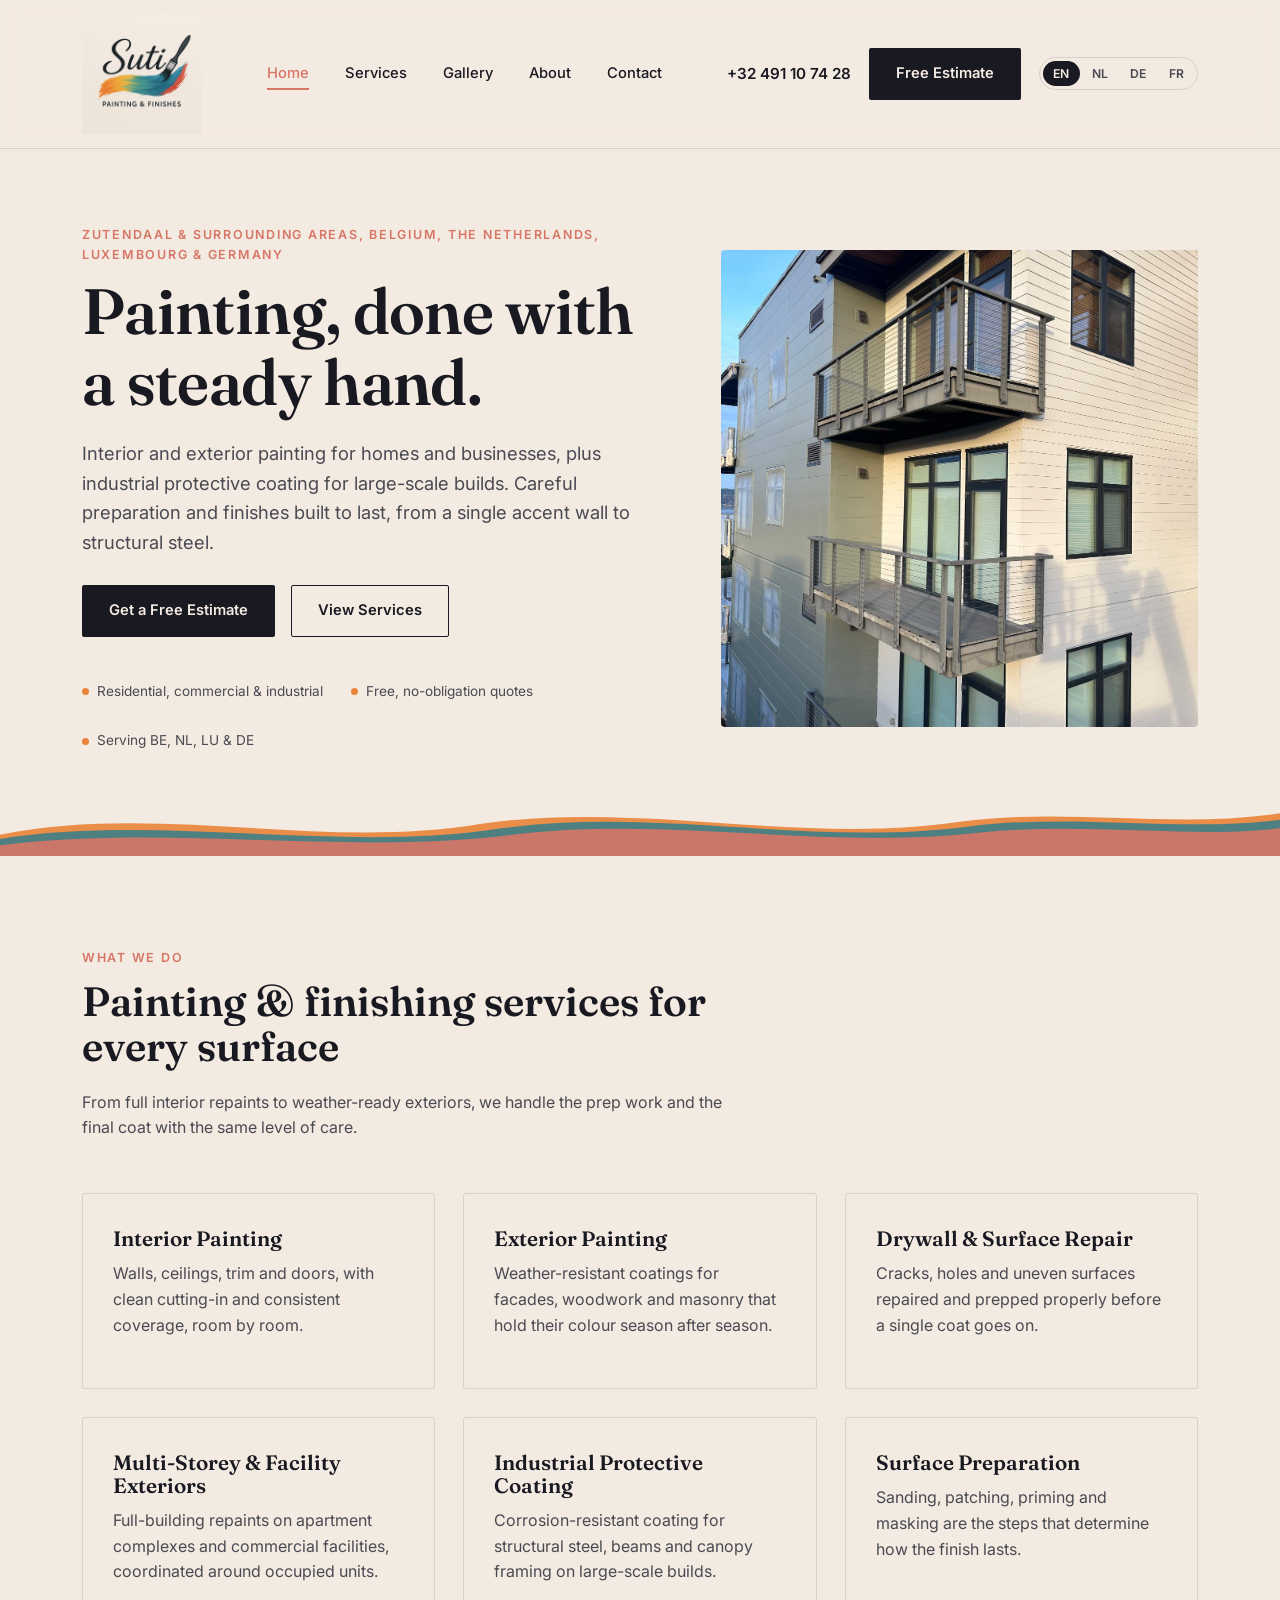
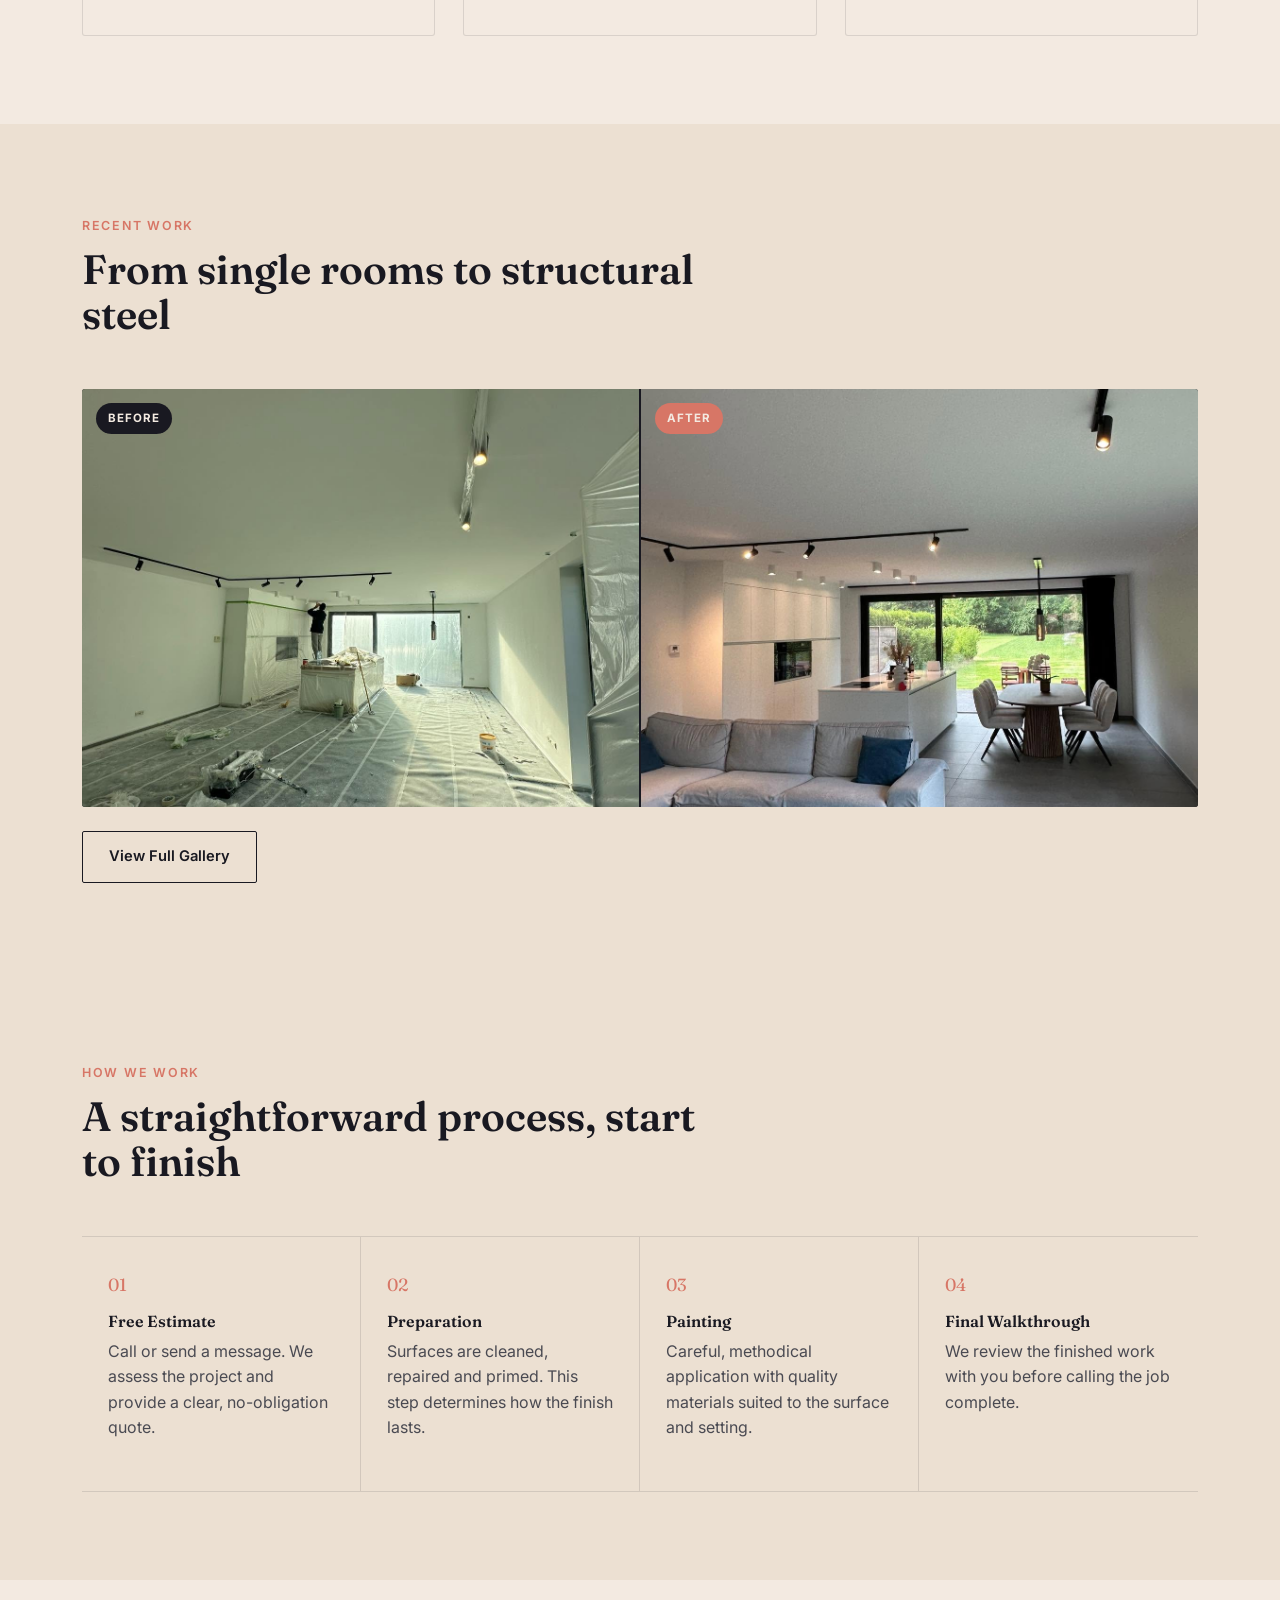
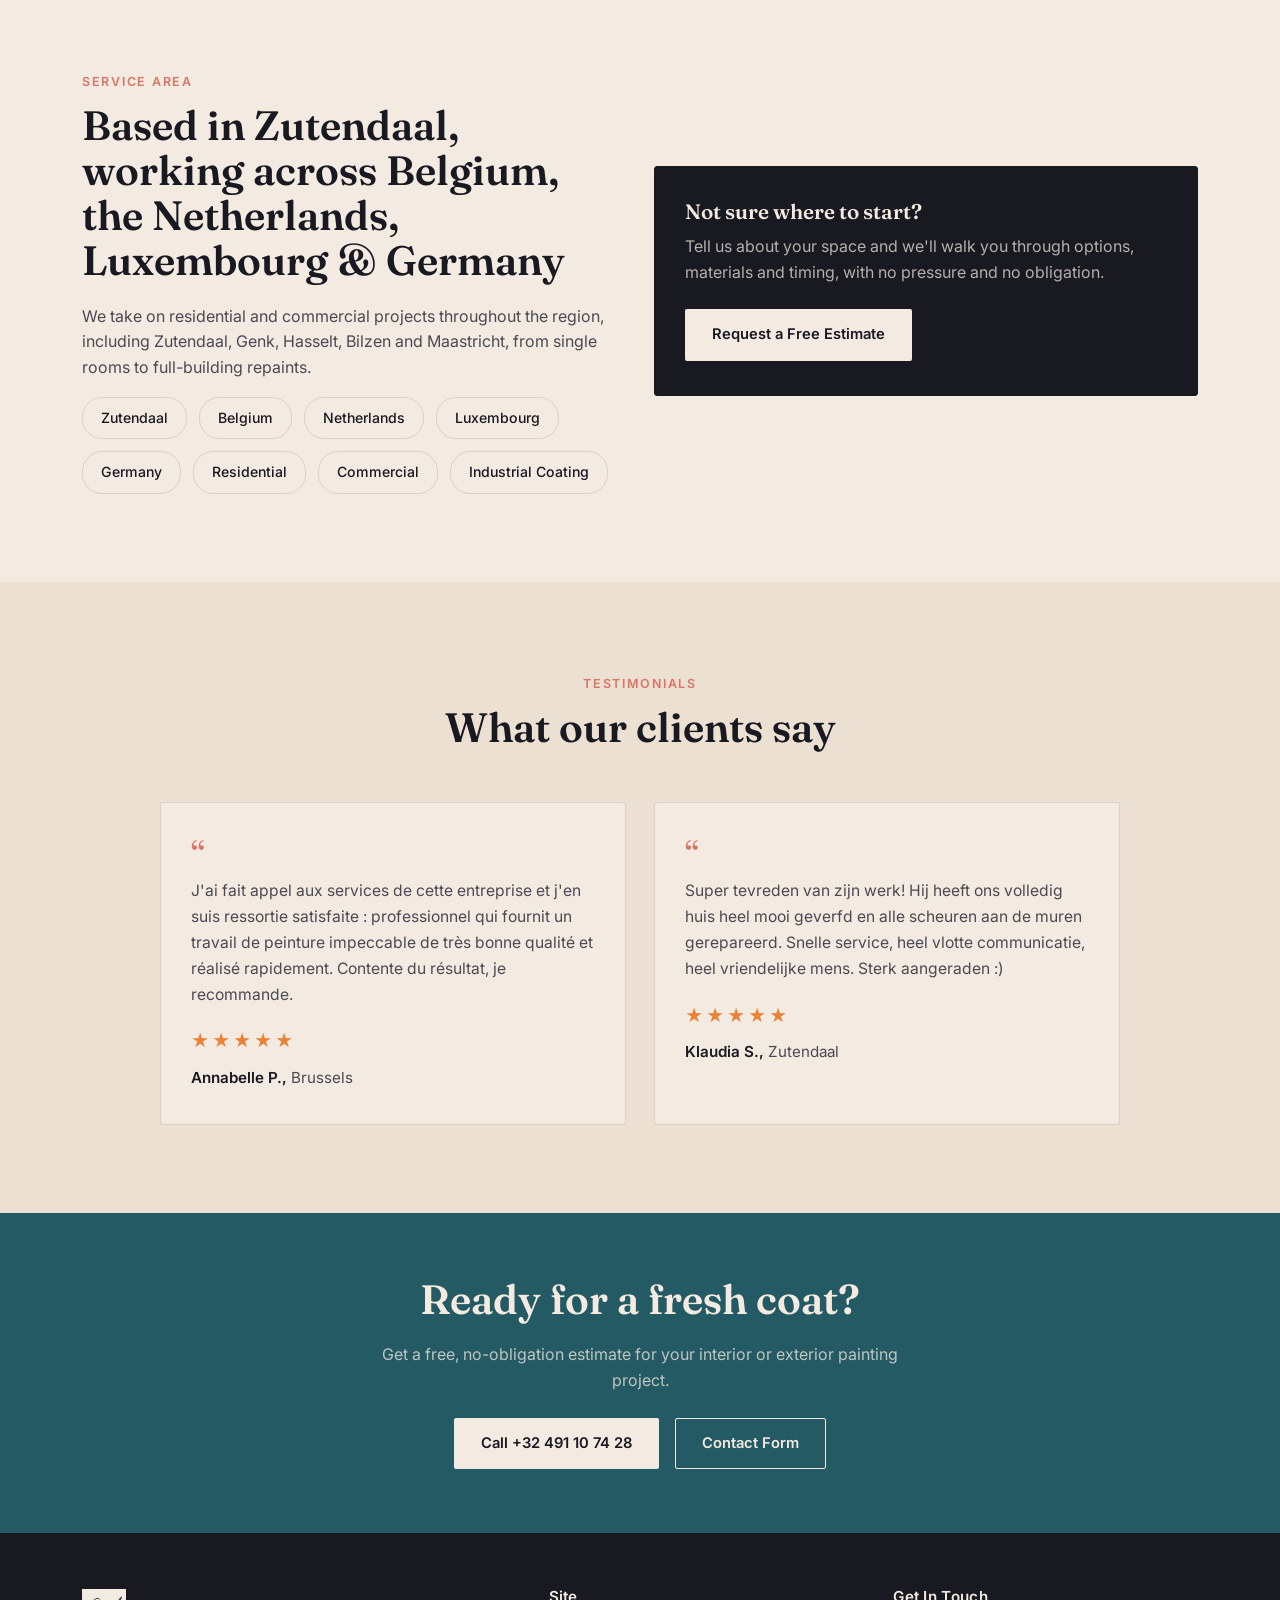
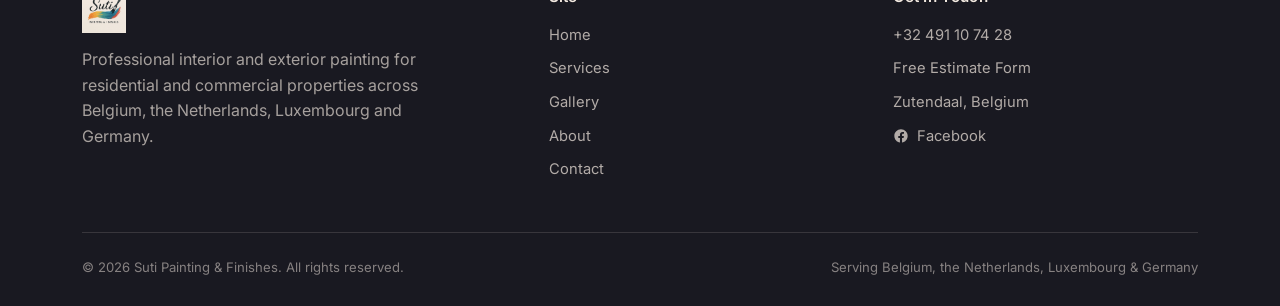
<file: index.html>
<!DOCTYPE html>
<html lang="en">
<head>
<meta charset="UTF-8">
<meta name="viewport" content="width=device-width, initial-scale=1.0">
<title data-i18n-title="home.title">Suti Painting & Finishes | Interior & Exterior Painters, Zutendaal</title>
<meta name="description" content="Suti Painting & Finishes provides professional interior and exterior painting for homes and businesses in Zutendaal, Genk, Hasselt and across Belgium, the Netherlands, Luxembourg and Germany. Free estimates." data-i18n-meta-desc="home.metaDescription">
<link rel="stylesheet" href="style.css">
</head>
<body>

<header class="site-header">
  <div class="wrap">
    <a class="brand" href="index.html">
      <img src="assets/logo.jpg" alt="Suti Painting & Finishes logo" style="height:120px;">
    </a>
    <button class="menu-toggle" aria-label="Toggle menu"><span></span><span></span><span></span></button>
    <nav class="main-nav">
      <a href="index.html" class="active" data-i18n="nav.home">Home</a>
      <a href="services.html" data-i18n="nav.services">Services</a>
      <a href="gallery.html" data-i18n="nav.gallery">Gallery</a>
      <a href="about.html" data-i18n="nav.about">About</a>
      <a href="contact.html" data-i18n="nav.contact">Contact</a>
    </nav>
    <div class="header-cta">
      <a class="phone-link" href="tel:+32491107428">+32 491 10 74 28</a>
      <a class="btn btn-primary" href="contact.html" data-i18n="header.freeEstimate">Free Estimate</a>
      <div class="lang-switcher"></div>
    </div>
  </div>
</header>

<section class="hero">
  <div class="wrap">
    <div class="hero-copy">
      <span class="eyebrow" data-i18n="home.hero.eyebrow">Zutendaal &amp; Surrounding Areas, Belgium, the Netherlands, Luxembourg &amp; Germany</span>
      <h1 data-i18n="home.hero.title">Painting, done with a steady hand.</h1>
      <p class="lead" data-i18n="home.hero.lead">Interior and exterior painting for homes and businesses, plus industrial protective coating for large-scale builds. Careful preparation and finishes built to last, from a single accent wall to structural steel.</p>
      <div class="hero-ctas">
        <a class="btn btn-primary" href="contact.html" data-i18n="home.hero.ctaPrimary">Get a Free Estimate</a>
        <a class="btn btn-ghost" href="services.html" data-i18n="home.hero.ctaGhost">View Services</a>
      </div>
      <div class="hero-badges">
        <div class="hero-badge"><span class="dot"></span><span data-i18n="home.hero.badge1">Residential, commercial &amp; industrial</span></div>
        <div class="hero-badge"><span class="dot"></span><span data-i18n="home.hero.badge2">Free, no-obligation quotes</span></div>
        <div class="hero-badge"><span class="dot"></span><span data-i18n="home.hero.badge3">Serving BE, NL, LU &amp; DE</span></div>
      </div>
    </div>
    <div class="hero-art">
      <img src="assets/gallery/commercial1-after.jpg" alt="Finished multi-storey commercial building exterior painted by Suti Painting & Finishes" style="width:100%; height:100%; object-fit:cover;">
    </div>
  </div>
</section>

<div class="stroke-divider">
  <svg viewBox="0 0 1200 60" preserveAspectRatio="none" xmlns="http://www.w3.org/2000/svg">
    <path d="M0,40 C150,10 300,55 450,30 C600,8 750,50 900,28 C1000,14 1100,35 1200,20 L1200,60 L0,60 Z" fill="#E98339" opacity="0.9"/>
    <path d="M0,44 C150,20 320,58 470,34 C620,14 760,52 910,32 C1010,20 1110,38 1200,26 L1200,60 L0,60 Z" fill="#347E8B" opacity="0.85"/>
    <path d="M0,50 C160,30 330,60 480,40 C630,22 770,55 920,38 C1015,28 1115,44 1200,34 L1200,60 L0,60 Z" fill="#D77666" opacity="0.9"/>
  </svg>
</div>

<section class="section">
  <div class="wrap">
    <div class="section-head">
      <span class="eyebrow" data-i18n="home.services.eyebrow">What We Do</span>
      <h2 data-i18n="home.services.title">Painting &amp; finishing services for every surface</h2>
      <p data-i18n="home.services.lead">From full interior repaints to weather-ready exteriors, we handle the prep work and the final coat with the same level of care.</p>
    </div>
    <div class="grid-3">
      <div class="card">
        <span class="swatch teal"></span>
        <h3 data-i18n="home.services.card1.title">Interior Painting</h3>
        <p data-i18n="home.services.card1.desc">Walls, ceilings, trim and doors, with clean cutting-in and consistent coverage, room by room.</p>
      </div>
      <div class="card">
        <span class="swatch gold"></span>
        <h3 data-i18n="home.services.card2.title">Exterior Painting</h3>
        <p data-i18n="home.services.card2.desc">Weather-resistant coatings for facades, woodwork and masonry that hold their colour season after season.</p>
      </div>
      <div class="card">
        <span class="swatch terracotta"></span>
        <h3 data-i18n="home.services.card3.title">Drywall &amp; Surface Repair</h3>
        <p data-i18n="home.services.card3.desc">Cracks, holes and uneven surfaces repaired and prepped properly before a single coat goes on.</p>
      </div>
      <div class="card">
        <span class="swatch teal"></span>
        <h3 data-i18n="home.services.card4.title">Multi-Storey &amp; Facility Exteriors</h3>
        <p data-i18n="home.services.card4.desc">Full-building repaints on apartment complexes and commercial facilities, coordinated around occupied units.</p>
      </div>
      <div class="card">
        <span class="swatch gold"></span>
        <h3 data-i18n="home.services.card5.title">Industrial Protective Coating</h3>
        <p data-i18n="home.services.card5.desc">Corrosion-resistant coating for structural steel, beams and canopy framing on large-scale builds.</p>
      </div>
      <div class="card">
        <span class="swatch terracotta"></span>
        <h3 data-i18n="home.services.card6.title">Surface Preparation</h3>
        <p data-i18n="home.services.card6.desc">Sanding, patching, priming and masking are the steps that determine how the finish lasts.</p>
      </div>
    </div>
  </div>
</section>

<section class="section bg-cream2">
  <div class="wrap">
    <div class="section-head">
      <span class="eyebrow" data-i18n="home.recentWork.eyebrow">Recent Work</span>
      <h2 data-i18n="home.recentWork.title">From single rooms to structural steel</h2>
    </div>
    <div class="ba-pair" style="margin-bottom:0;">
      <div class="ba-item before">
        <span class="ba-tag" data-i18n="home.recentWork.before">Before</span>
        <img src="assets/gallery/interior1-before.jpg" alt="Open-plan living room before interior painting">
      </div>
      <div class="ba-item after">
        <span class="ba-tag" data-i18n="home.recentWork.after">After</span>
        <img src="assets/gallery/interior1-after.jpg" alt="Open-plan living room after interior painting, finished white walls and ceiling">
      </div>
    </div>
    <div style="margin-top:24px;">
      <a class="btn btn-ghost" href="gallery.html" data-i18n="home.recentWork.cta">View Full Gallery</a>
    </div>
  </div>
</section>

<section class="section bg-cream2">
  <div class="wrap">
    <div class="section-head">
      <span class="eyebrow" data-i18n="home.process.eyebrow">How We Work</span>
      <h2 data-i18n="home.process.title">A straightforward process, start to finish</h2>
    </div>
    <div class="steps">
      <div class="step">
        <div class="step-num">01</div>
        <h4 data-i18n="home.process.step1.title">Free Estimate</h4>
        <p data-i18n="home.process.step1.desc">Call or send a message. We assess the project and provide a clear, no-obligation quote.</p>
      </div>
      <div class="step">
        <div class="step-num">02</div>
        <h4 data-i18n="home.process.step2.title">Preparation</h4>
        <p data-i18n="home.process.step2.desc">Surfaces are cleaned, repaired and primed. This step determines how the finish lasts.</p>
      </div>
      <div class="step">
        <div class="step-num">03</div>
        <h4 data-i18n="home.process.step3.title">Painting</h4>
        <p data-i18n="home.process.step3.desc">Careful, methodical application with quality materials suited to the surface and setting.</p>
      </div>
      <div class="step">
        <div class="step-num">04</div>
        <h4 data-i18n="home.process.step4.title">Final Walkthrough</h4>
        <p data-i18n="home.process.step4.desc">We review the finished work with you before calling the job complete.</p>
      </div>
    </div>
  </div>
</section>

<section class="section">
  <div class="wrap">
    <div class="grid-2" style="align-items:center;">
      <div>
        <span class="eyebrow" data-i18n="home.area.eyebrow">Service Area</span>
        <h2 data-i18n="home.area.title">Based in Zutendaal, working across Belgium, the Netherlands, Luxembourg &amp; Germany</h2>
        <p data-i18n="home.area.lead">We take on residential and commercial projects throughout the region, including Zutendaal, Genk, Hasselt, Bilzen and Maastricht, from single rooms to full-building repaints.</p>
        <div class="tag-list">
          <span class="tag" data-i18n="home.area.tag.zutendaal">Zutendaal</span>
          <span class="tag" data-i18n="home.area.tag.belgium">Belgium</span>
          <span class="tag" data-i18n="home.area.tag.netherlands">Netherlands</span>
          <span class="tag" data-i18n="home.area.tag.luxembourg">Luxembourg</span>
          <span class="tag" data-i18n="home.area.tag.germany">Germany</span>
          <span class="tag" data-i18n="home.area.tag.residential">Residential</span>
          <span class="tag" data-i18n="home.area.tag.commercial">Commercial</span>
          <span class="tag" data-i18n="home.area.tag.industrial">Industrial Coating</span>
        </div>
      </div>
      <div>
        <div class="card" style="background:var(--ink); border-color:var(--ink);">
          <h3 style="color:var(--cream);" data-i18n="home.area.card.title">Not sure where to start?</h3>
          <p style="color:rgba(243,234,225,0.72);" data-i18n="home.area.card.desc">Tell us about your space and we'll walk you through options, materials and timing, with no pressure and no obligation.</p>
          <a class="btn btn-primary" style="background:var(--cream); color:var(--ink); margin-top:8px;" href="contact.html" data-i18n="home.area.card.cta">Request a Free Estimate</a>
        </div>
      </div>
    </div>
  </div>
</section>

<section class="section bg-cream2">
  <div class="wrap">
    <div class="section-head center">
      <span class="eyebrow" data-i18n="home.testimonials.eyebrow">Testimonials</span>
      <h2 data-i18n="home.testimonials.title">What our clients say</h2>
    </div>
    <div class="testimonial-grid">
      <div class="testimonial-item">
        <span class="testimonial-quote-mark">&ldquo;</span>
        <p class="testimonial-quote">J'ai fait appel aux services de cette entreprise et j'en suis ressortie satisfaite&nbsp;: professionnel qui fournit un travail de peinture impeccable de tr&egrave;s bonne qualit&eacute; et r&eacute;alis&eacute; rapidement. Contente du r&eacute;sultat, je recommande.</p>
        <div class="testimonial-stars">&#9733;&#9733;&#9733;&#9733;&#9733;</div>
        <p class="testimonial-author">Annabelle P., <span class="testimonial-location" data-i18n="home.testimonials.city1">Brussels</span></p>
      </div>
      <div class="testimonial-item">
        <span class="testimonial-quote-mark">&ldquo;</span>
        <p class="testimonial-quote">Super tevreden van zijn werk! Hij heeft ons volledig huis heel mooi geverfd en alle scheuren aan de muren gerepareerd. Snelle service, heel vlotte communicatie, heel vriendelijke mens. Sterk aangeraden :)</p>
        <div class="testimonial-stars">&#9733;&#9733;&#9733;&#9733;&#9733;</div>
        <p class="testimonial-author">Klaudia S., <span class="testimonial-location">Zutendaal</span></p>
      </div>
    </div>
  </div>
</section>

<section class="cta-band">
  <div class="wrap">
    <h2 data-i18n="home.ctaBand.title">Ready for a fresh coat?</h2>
    <p data-i18n="home.ctaBand.lead">Get a free, no-obligation estimate for your interior or exterior painting project.</p>
    <div class="hero-ctas" style="justify-content:center; margin-top:24px;">
      <a class="btn btn-primary" href="tel:+32491107428" data-i18n="home.ctaBand.call">Call +32 491 10 74 28</a>
      <a class="btn btn-ghost" style="border-color:var(--cream); color:var(--cream);" href="contact.html" data-i18n="home.ctaBand.form">Contact Form</a>
    </div>
  </div>
</section>

<footer>
  <div class="wrap">
    <div class="footer-grid">
      <div>
        <div class="footer-brand">
          <img src="assets/logo.jpg" alt="Suti Painting & Finishes logo">
        </div>
        <p style="color:rgba(243,234,225,0.65); max-width:34ch;" data-i18n="footer.tagline">Professional interior and exterior painting for residential and commercial properties across Belgium, the Netherlands, Luxembourg and Germany.</p>
      </div>
      <div>
        <h4 data-i18n="footer.siteHeading">Site</h4>
        <a href="index.html" data-i18n="nav.home">Home</a>
        <a href="services.html" data-i18n="nav.services">Services</a>
        <a href="gallery.html" data-i18n="nav.gallery">Gallery</a>
        <a href="about.html" data-i18n="nav.about">About</a>
        <a href="contact.html" data-i18n="nav.contact">Contact</a>
      </div>
      <div>
        <h4 data-i18n="footer.contactHeading">Get In Touch</h4>
        <a href="tel:+32491107428">+32 491 10 74 28</a>
        <a href="contact.html" data-i18n="footer.freeEstimateForm">Free Estimate Form</a>
        <a href="#" data-i18n="footer.location">Zutendaal, Belgium</a>
        <a href="https://www.facebook.com/people/Suti-Painting-finishes/61576815487585/" target="_blank" rel="noopener" style="display:inline-flex; align-items:center; gap:8px;">
          <svg width="16" height="16" viewBox="0 0 24 24" fill="currentColor" style="flex-shrink:0;"><path d="M22 12c0-5.52-4.48-10-10-10S2 6.48 2 12c0 4.99 3.66 9.13 8.44 9.88v-6.99h-2.54V12h2.54V9.8c0-2.5 1.49-3.89 3.78-3.89 1.09 0 2.24.2 2.24.2v2.46h-1.26c-1.24 0-1.63.77-1.63 1.56V12h2.78l-.44 2.89h-2.34v6.99C18.34 21.13 22 16.99 22 12z"/></svg>
          Facebook
        </a>
      </div>
    </div>
    <div class="footer-bottom">
      <span data-i18n="footer.rights">&copy; 2026 Suti Painting &amp; Finishes. All rights reserved.</span>
      <span data-i18n="footer.servingArea">Serving Belgium, the Netherlands, Luxembourg &amp; Germany</span>
    </div>
  </div>
</footer>

<script src="translations.js"></script>
<script src="i18n.js"></script>
<script src="script.js"></script>
</body>
</html>
</file>
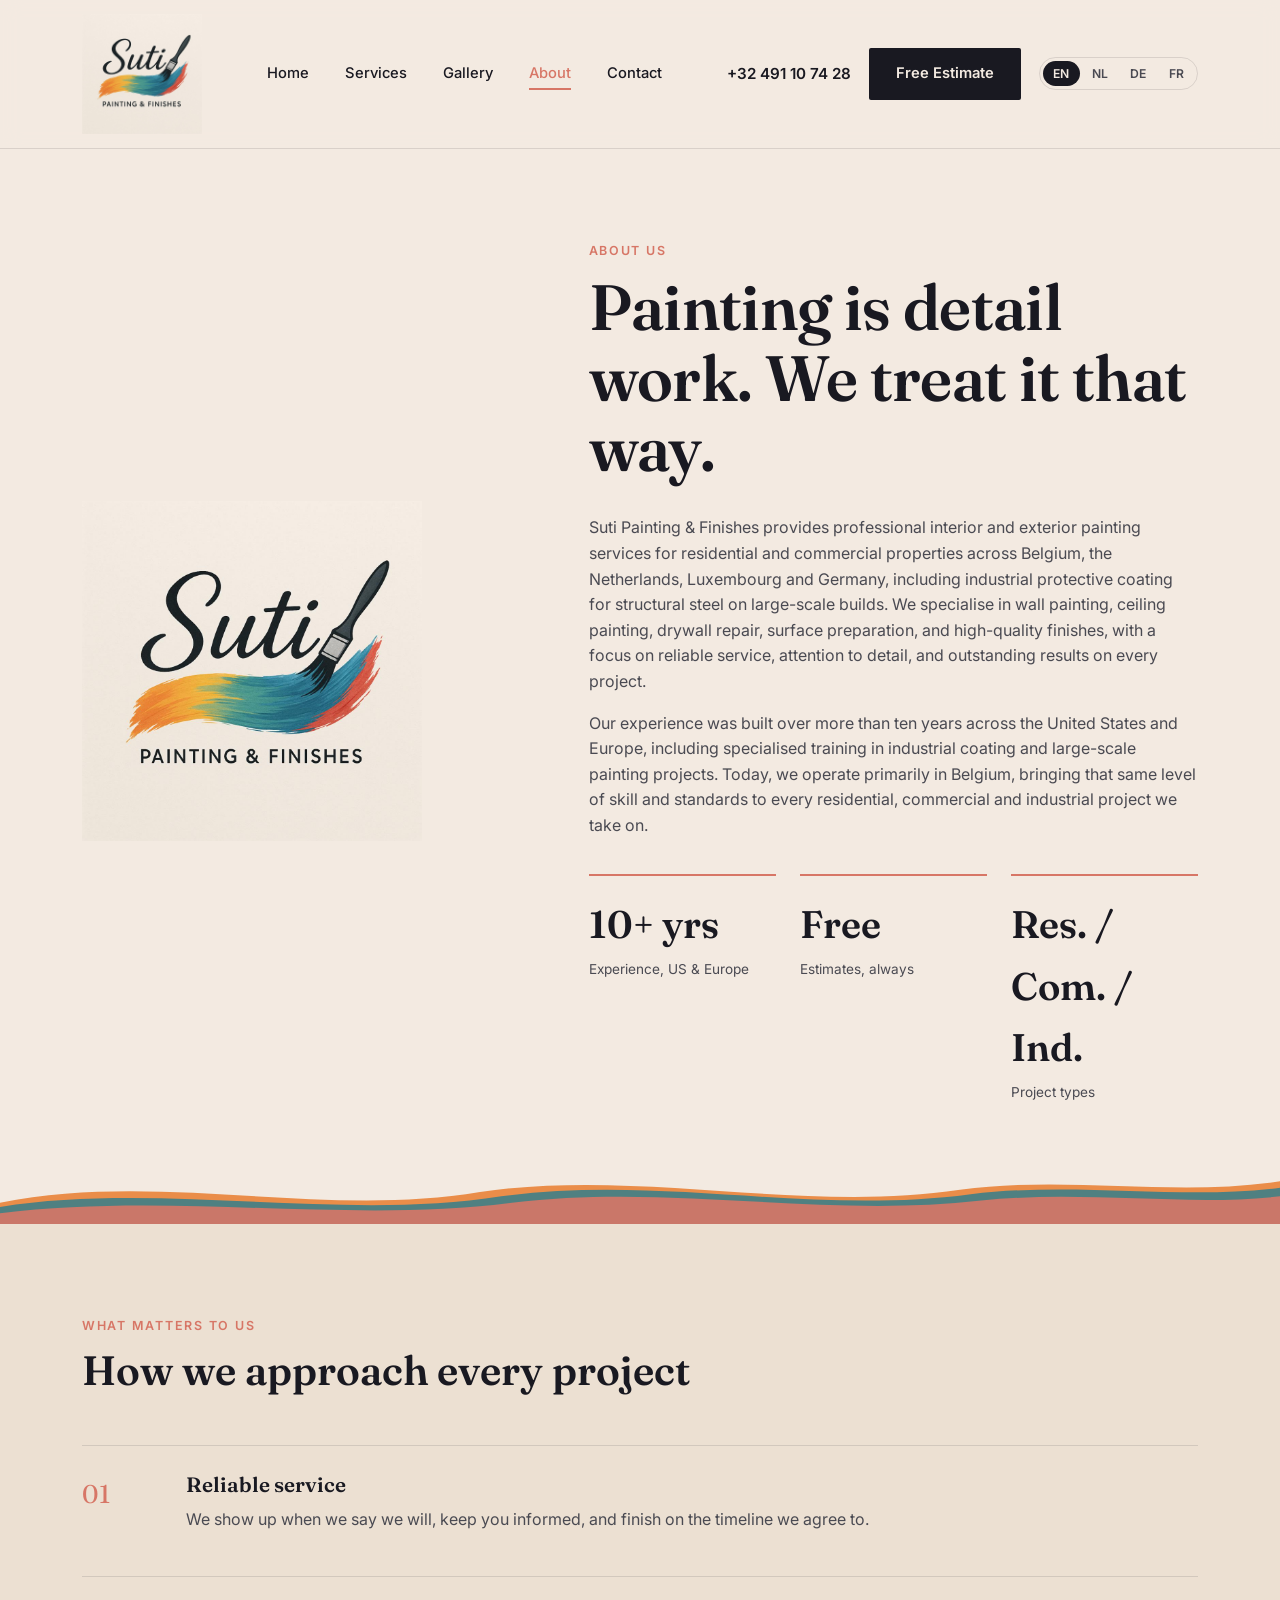
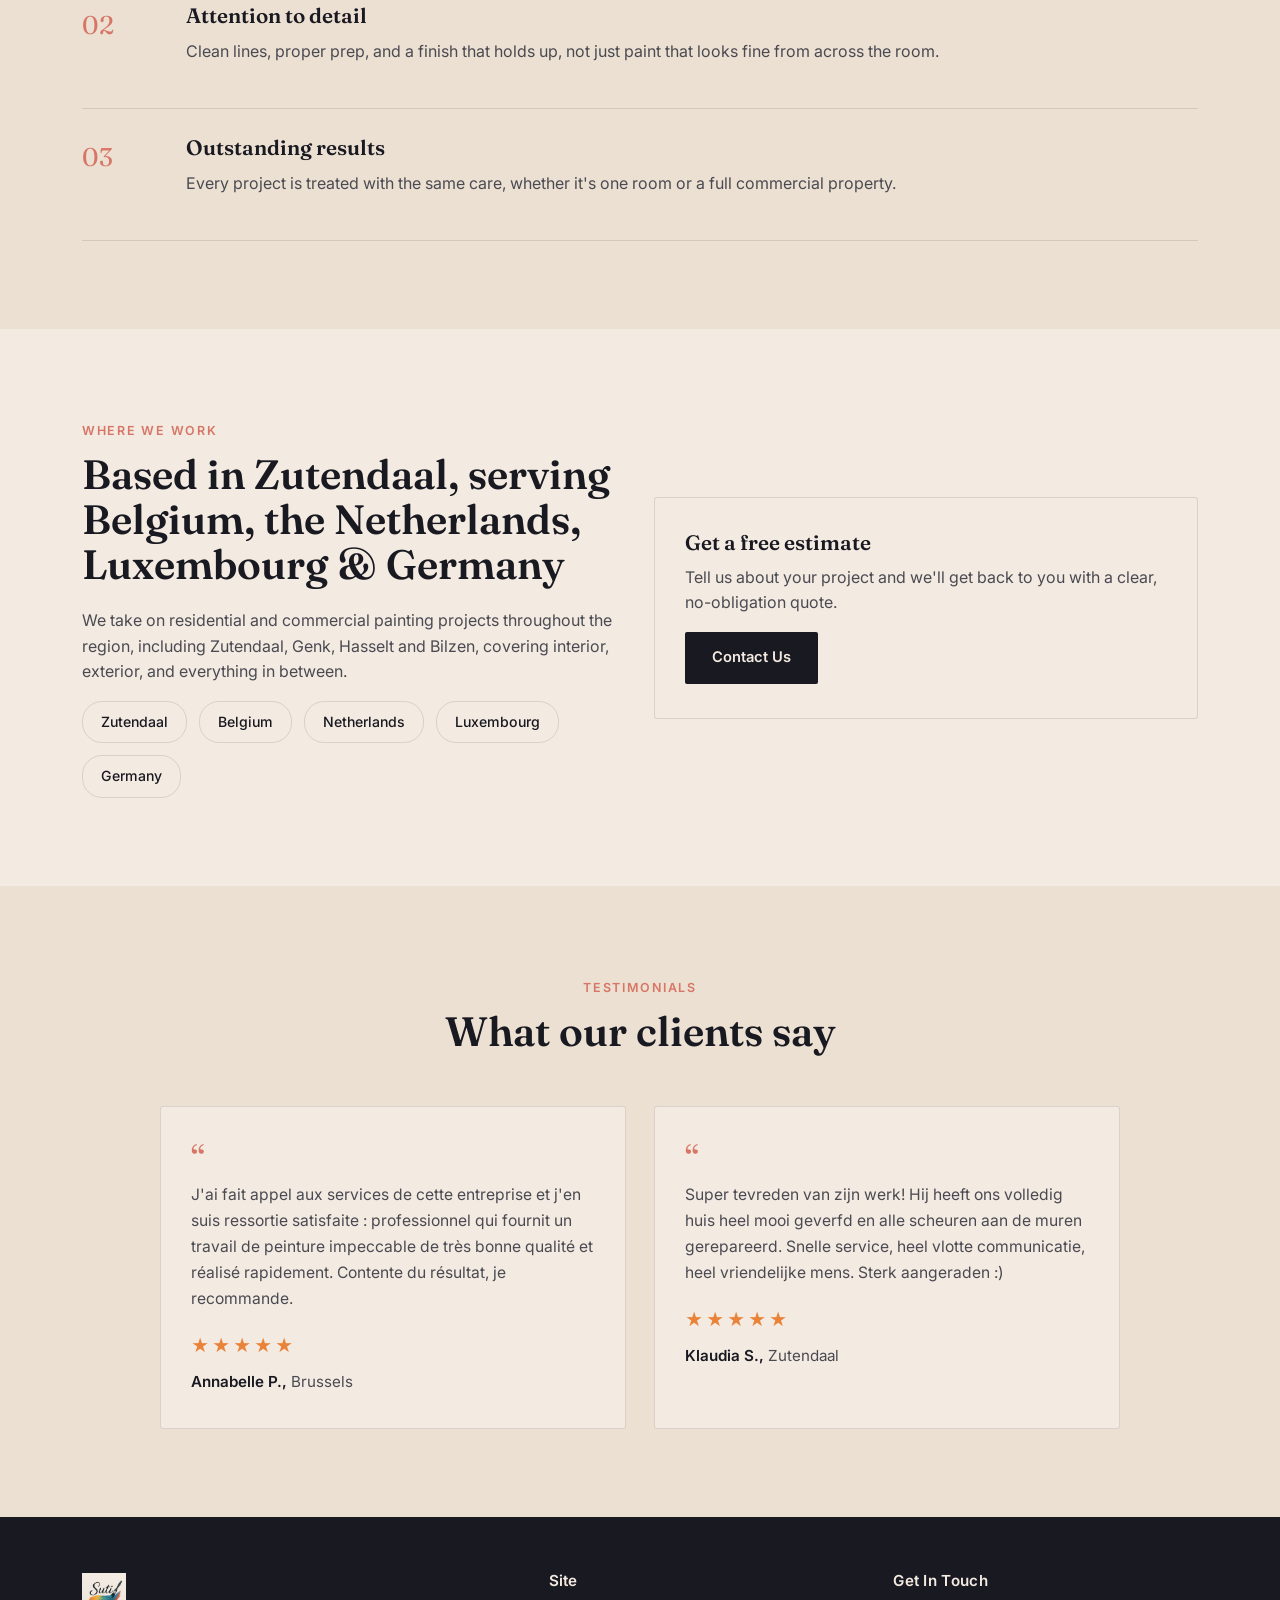
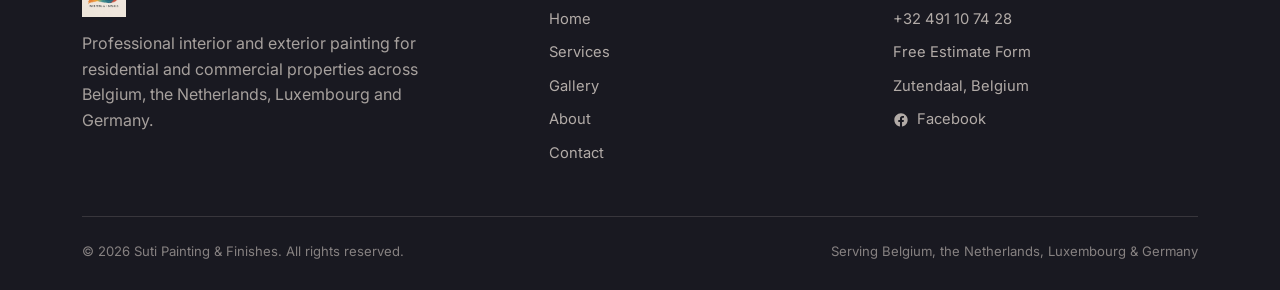
<file: about.html>
<!DOCTYPE html>
<html lang="en">
<head>
<meta charset="UTF-8">
<meta name="viewport" content="width=device-width, initial-scale=1.0">
<title data-i18n-title="about.title">About | Suti Painting & Finishes</title>
<meta name="description" content="Suti Painting & Finishes is a professional painting company serving Zutendaal, Genk, Hasselt and surrounding areas across Belgium, the Netherlands, Luxembourg and Germany." data-i18n-meta-desc="about.metaDescription">
<link rel="stylesheet" href="style.css">
</head>
<body>

<header class="site-header">
  <div class="wrap">
    <a class="brand" href="index.html">
      <img src="assets/logo.jpg" alt="Suti Painting & Finishes logo" style="height:120px;">
    </a>
    <button class="menu-toggle" aria-label="Toggle menu"><span></span><span></span><span></span></button>
    <nav class="main-nav">
      <a href="index.html" data-i18n="nav.home">Home</a>
      <a href="services.html" data-i18n="nav.services">Services</a>
      <a href="gallery.html" data-i18n="nav.gallery">Gallery</a>
      <a href="about.html" class="active" data-i18n="nav.about">About</a>
      <a href="contact.html" data-i18n="nav.contact">Contact</a>
    </nav>
    <div class="header-cta">
      <a class="phone-link" href="tel:+32491107428">+32 491 10 74 28</a>
      <a class="btn btn-primary" href="contact.html" data-i18n="header.freeEstimate">Free Estimate</a>
      <div class="lang-switcher"></div>
    </div>
  </div>
</header>

<section class="section" style="padding-bottom:56px;">
  <div class="wrap about-hero-grid">
    <div>
      <img src="assets/logo.jpg" alt="Suti Painting & Finishes logo" style="width:100%; max-width:340px;">
    </div>
    <div>
      <span class="eyebrow" data-i18n="about.hero.eyebrow">About Us</span>
      <h1 data-i18n="about.hero.title">Painting is detail work. We treat it that way.</h1>
      <p class="lead" data-i18n="about.hero.lead">Suti Painting &amp; Finishes provides professional interior and exterior painting services for residential and commercial properties across Belgium, the Netherlands, Luxembourg and Germany, including industrial protective coating for structural steel on large-scale builds. We specialise in wall painting, ceiling painting, drywall repair, surface preparation, and high-quality finishes, with a focus on reliable service, attention to detail, and outstanding results on every project.</p>
      <p data-i18n="about.hero.experience">Our experience was built over more than ten years across the United States and Europe, including specialised training in industrial coating and large-scale painting projects. Today, we operate primarily in Belgium, bringing that same level of skill and standards to every residential, commercial and industrial project we take on.</p>
      <div class="stat-row">
        <div class="stat">
          <span class="num" data-i18n="about.stat1.num">10+ yrs</span>
          <span class="label" data-i18n="about.stat1.label">Experience, US &amp; Europe</span>
        </div>
        <div class="stat">
          <span class="num" data-i18n="about.stat2.num">Free</span>
          <span class="label" data-i18n="about.stat2.label">Estimates, always</span>
        </div>
        <div class="stat">
          <span class="num" data-i18n="about.stat3.num">Res. / Com. / Ind.</span>
          <span class="label" data-i18n="about.stat3.label">Project types</span>
        </div>
      </div>
    </div>
  </div>
</section>

<div class="stroke-divider">
  <svg viewBox="0 0 1200 60" preserveAspectRatio="none" xmlns="http://www.w3.org/2000/svg">
    <path d="M0,40 C150,10 300,55 450,30 C600,8 750,50 900,28 C1000,14 1100,35 1200,20 L1200,60 L0,60 Z" fill="#E98339" opacity="0.9"/>
    <path d="M0,44 C150,20 320,58 470,34 C620,14 760,52 910,32 C1010,20 1110,38 1200,26 L1200,60 L0,60 Z" fill="#347E8B" opacity="0.85"/>
    <path d="M0,50 C160,30 330,60 480,40 C630,22 770,55 920,38 C1015,28 1115,44 1200,34 L1200,60 L0,60 Z" fill="#D77666" opacity="0.9"/>
  </svg>
</div>

<section class="section bg-cream2">
  <div class="wrap">
    <div class="section-head">
      <span class="eyebrow" data-i18n="about.values.eyebrow">What Matters To Us</span>
      <h2 data-i18n="about.values.title">How we approach every project</h2>
    </div>
    <div class="value-list">
      <div class="value-item">
        <span class="v-mark">01</span>
        <div>
          <h3 data-i18n="about.values.item1.title">Reliable service</h3>
          <p data-i18n="about.values.item1.desc">We show up when we say we will, keep you informed, and finish on the timeline we agree to.</p>
        </div>
      </div>
      <div class="value-item">
        <span class="v-mark">02</span>
        <div>
          <h3 data-i18n="about.values.item2.title">Attention to detail</h3>
          <p data-i18n="about.values.item2.desc">Clean lines, proper prep, and a finish that holds up, not just paint that looks fine from across the room.</p>
        </div>
      </div>
      <div class="value-item">
        <span class="v-mark">03</span>
        <div>
          <h3 data-i18n="about.values.item3.title">Outstanding results</h3>
          <p data-i18n="about.values.item3.desc">Every project is treated with the same care, whether it's one room or a full commercial property.</p>
        </div>
      </div>
    </div>
  </div>
</section>

<section class="section">
  <div class="wrap">
    <div class="grid-2" style="align-items:center;">
      <div>
        <span class="eyebrow" data-i18n="about.area.eyebrow">Where We Work</span>
        <h2 data-i18n="about.area.title">Based in Zutendaal, serving Belgium, the Netherlands, Luxembourg &amp; Germany</h2>
        <p data-i18n="about.area.lead">We take on residential and commercial painting projects throughout the region, including Zutendaal, Genk, Hasselt and Bilzen, covering interior, exterior, and everything in between.</p>
        <div class="tag-list">
          <span class="tag" data-i18n="about.area.tag.zutendaal">Zutendaal</span>
          <span class="tag" data-i18n="about.area.tag.belgium">Belgium</span>
          <span class="tag" data-i18n="about.area.tag.netherlands">Netherlands</span>
          <span class="tag" data-i18n="about.area.tag.luxembourg">Luxembourg</span>
          <span class="tag" data-i18n="about.area.tag.germany">Germany</span>
        </div>
      </div>
      <div class="card">
        <h3 data-i18n="about.area.card.title">Get a free estimate</h3>
        <p data-i18n="about.area.card.desc">Tell us about your project and we'll get back to you with a clear, no-obligation quote.</p>
        <a class="btn btn-primary" href="contact.html" data-i18n="about.area.card.cta">Contact Us</a>
      </div>
    </div>
  </div>
</section>

<section class="section bg-cream2">
  <div class="wrap">
    <div class="section-head center">
      <span class="eyebrow" data-i18n="home.testimonials.eyebrow">Testimonials</span>
      <h2 data-i18n="home.testimonials.title">What our clients say</h2>
    </div>
    <div class="testimonial-grid">
      <div class="testimonial-item">
        <span class="testimonial-quote-mark">&ldquo;</span>
        <p class="testimonial-quote">J'ai fait appel aux services de cette entreprise et j'en suis ressortie satisfaite&nbsp;: professionnel qui fournit un travail de peinture impeccable de tr&egrave;s bonne qualit&eacute; et r&eacute;alis&eacute; rapidement. Contente du r&eacute;sultat, je recommande.</p>
        <div class="testimonial-stars">&#9733;&#9733;&#9733;&#9733;&#9733;</div>
        <p class="testimonial-author">Annabelle P., <span class="testimonial-location" data-i18n="home.testimonials.city1">Brussels</span></p>
      </div>
      <div class="testimonial-item">
        <span class="testimonial-quote-mark">&ldquo;</span>
        <p class="testimonial-quote">Super tevreden van zijn werk! Hij heeft ons volledig huis heel mooi geverfd en alle scheuren aan de muren gerepareerd. Snelle service, heel vlotte communicatie, heel vriendelijke mens. Sterk aangeraden :)</p>
        <div class="testimonial-stars">&#9733;&#9733;&#9733;&#9733;&#9733;</div>
        <p class="testimonial-author">Klaudia S., <span class="testimonial-location">Zutendaal</span></p>
      </div>
    </div>
  </div>
</section>

<footer>
  <div class="wrap">
    <div class="footer-grid">
      <div>
        <div class="footer-brand">
          <img src="assets/logo.jpg" alt="Suti Painting & Finishes logo">
        </div>
        <p style="color:rgba(243,234,225,0.65); max-width:34ch;" data-i18n="footer.tagline">Professional interior and exterior painting for residential and commercial properties across Belgium, the Netherlands, Luxembourg and Germany.</p>
      </div>
      <div>
        <h4 data-i18n="footer.siteHeading">Site</h4>
        <a href="index.html" data-i18n="nav.home">Home</a>
        <a href="services.html" data-i18n="nav.services">Services</a>
        <a href="gallery.html" data-i18n="nav.gallery">Gallery</a>
        <a href="about.html" data-i18n="nav.about">About</a>
        <a href="contact.html" data-i18n="nav.contact">Contact</a>
      </div>
      <div>
        <h4 data-i18n="footer.contactHeading">Get In Touch</h4>
        <a href="tel:+32491107428">+32 491 10 74 28</a>
        <a href="contact.html" data-i18n="footer.freeEstimateForm">Free Estimate Form</a>
        <a href="#" data-i18n="footer.location">Zutendaal, Belgium</a>
        <a href="https://www.facebook.com/people/Suti-Painting-finishes/61576815487585/" target="_blank" rel="noopener" style="display:inline-flex; align-items:center; gap:8px;">
          <svg width="16" height="16" viewBox="0 0 24 24" fill="currentColor" style="flex-shrink:0;"><path d="M22 12c0-5.52-4.48-10-10-10S2 6.48 2 12c0 4.99 3.66 9.13 8.44 9.88v-6.99h-2.54V12h2.54V9.8c0-2.5 1.49-3.89 3.78-3.89 1.09 0 2.24.2 2.24.2v2.46h-1.26c-1.24 0-1.63.77-1.63 1.56V12h2.78l-.44 2.89h-2.34v6.99C18.34 21.13 22 16.99 22 12z"/></svg>
          Facebook
        </a>
      </div>
    </div>
    <div class="footer-bottom">
      <span data-i18n="footer.rights">&copy; 2026 Suti Painting &amp; Finishes. All rights reserved.</span>
      <span data-i18n="footer.servingArea">Serving Belgium, the Netherlands, Luxembourg &amp; Germany</span>
    </div>
  </div>
</footer>

<script src="translations.js"></script>
<script src="i18n.js"></script>
<script src="script.js"></script>
</body>
</html>
</file>
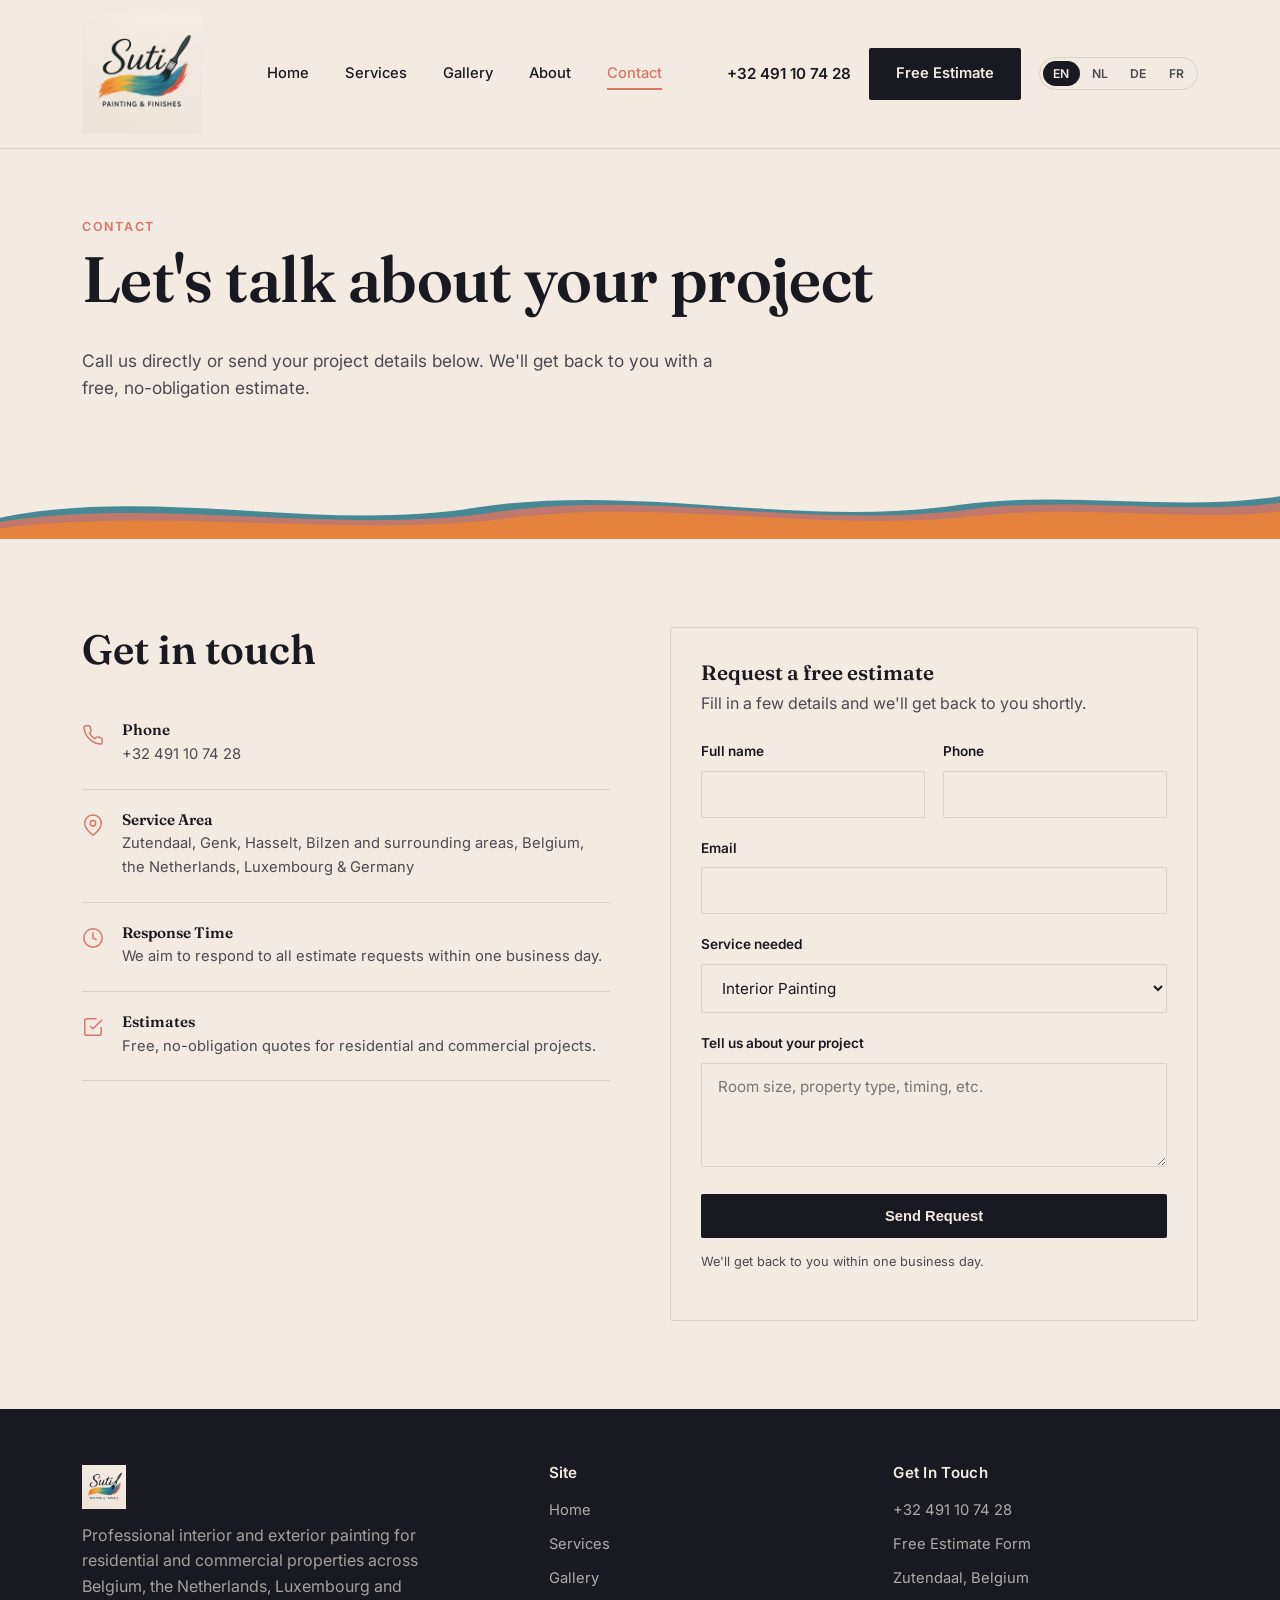
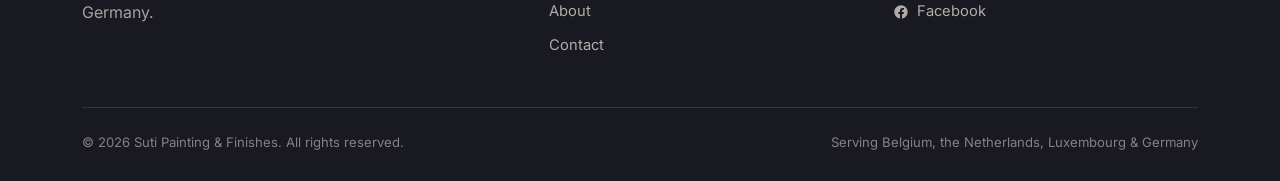
<file: contact.html>
<!DOCTYPE html>
<html lang="en">
<head>
<meta charset="UTF-8">
<meta name="viewport" content="width=device-width, initial-scale=1.0">
<title data-i18n-title="contact.title">Contact | Suti Painting & Finishes</title>
<meta name="description" content="Get a free painting estimate from Suti Painting & Finishes. Call +32 491 10 74 28 or send us your project details." data-i18n-meta-desc="contact.metaDescription">
<link rel="stylesheet" href="style.css">
</head>
<body>

<header class="site-header">
  <div class="wrap">
    <a class="brand" href="index.html">
      <img src="assets/logo.jpg" alt="Suti Painting & Finishes logo" style="height:120px;">
    </a>
    <button class="menu-toggle" aria-label="Toggle menu"><span></span><span></span><span></span></button>
    <nav class="main-nav">
      <a href="index.html" data-i18n="nav.home">Home</a>
      <a href="services.html" data-i18n="nav.services">Services</a>
      <a href="gallery.html" data-i18n="nav.gallery">Gallery</a>
      <a href="about.html" data-i18n="nav.about">About</a>
      <a href="contact.html" class="active" data-i18n="nav.contact">Contact</a>
    </nav>
    <div class="header-cta">
      <a class="phone-link" href="tel:+32491107428">+32 491 10 74 28</a>
      <a class="btn btn-primary" href="contact.html" data-i18n="header.freeEstimate">Free Estimate</a>
      <div class="lang-switcher"></div>
    </div>
  </div>
</header>

<section class="page-hero">
  <div class="wrap">
    <span class="eyebrow" data-i18n="contact.hero.eyebrow">Contact</span>
    <h1 data-i18n="contact.hero.title">Let's talk about your project</h1>
    <p class="lead" data-i18n="contact.hero.lead">Call us directly or send your project details below. We'll get back to you with a free, no-obligation estimate.</p>
  </div>
</section>

<div class="stroke-divider">
  <svg viewBox="0 0 1200 60" preserveAspectRatio="none" xmlns="http://www.w3.org/2000/svg">
    <path d="M0,40 C150,10 300,55 450,30 C600,8 750,50 900,28 C1000,14 1100,35 1200,20 L1200,60 L0,60 Z" fill="#347E8B" opacity="0.9"/>
    <path d="M0,44 C150,20 320,58 470,34 C620,14 760,52 910,32 C1010,20 1110,38 1200,26 L1200,60 L0,60 Z" fill="#D77666" opacity="0.85"/>
    <path d="M0,50 C160,30 330,60 480,40 C630,22 770,55 920,38 C1015,28 1115,44 1200,34 L1200,60 L0,60 Z" fill="#E98339" opacity="0.9"/>
  </svg>
</div>

<section class="section">
  <div class="wrap contact-grid">
    <div>
      <h2 style="margin-bottom:28px;" data-i18n="contact.getInTouch">Get in touch</h2>

      <div class="contact-info-item">
        <svg class="ic" viewBox="0 0 24 24" fill="none" stroke="currentColor" stroke-width="1.6"><path d="M22 16.92v3a2 2 0 0 1-2.18 2 19.79 19.79 0 0 1-8.63-3.07 19.5 19.5 0 0 1-6-6 19.79 19.79 0 0 1-3.07-8.67A2 2 0 0 1 4.11 2h3a2 2 0 0 1 2 1.72c.127.96.361 1.903.7 2.81a2 2 0 0 1-.45 2.11L8.09 9.91a16 16 0 0 0 6 6l1.27-1.27a2 2 0 0 1 2.11-.45c.907.339 1.85.573 2.81.7A2 2 0 0 1 22 16.92z"/></svg>
        <div>
          <h4 data-i18n="contact.phone.label">Phone</h4>
          <p><a href="tel:+32491107428">+32 491 10 74 28</a></p>
        </div>
      </div>

      <div class="contact-info-item">
        <svg class="ic" viewBox="0 0 24 24" fill="none" stroke="currentColor" stroke-width="1.6"><path d="M21 10c0 7-9 13-9 13s-9-6-9-13a9 9 0 0 1 18 0z"/><circle cx="12" cy="10" r="3"/></svg>
        <div>
          <h4 data-i18n="contact.area.label">Service Area</h4>
          <p data-i18n="contact.area.value">Zutendaal, Genk, Hasselt, Bilzen and surrounding areas, Belgium, the Netherlands, Luxembourg &amp; Germany</p>
        </div>
      </div>

      <div class="contact-info-item">
        <svg class="ic" viewBox="0 0 24 24" fill="none" stroke="currentColor" stroke-width="1.6"><circle cx="12" cy="12" r="10"/><polyline points="12 6 12 12 16 14"/></svg>
        <div>
          <h4 data-i18n="contact.response.label">Response Time</h4>
          <p data-i18n="contact.response.value">We aim to respond to all estimate requests within one business day.</p>
        </div>
      </div>

      <div class="contact-info-item">
        <svg class="ic" viewBox="0 0 24 24" fill="none" stroke="currentColor" stroke-width="1.6"><path d="M9 11l3 3L22 4"/><path d="M21 12v7a2 2 0 0 1-2 2H5a2 2 0 0 1-2-2V5a2 2 0 0 1 2-2h11"/></svg>
        <div>
          <h4 data-i18n="contact.estimates.label">Estimates</h4>
          <p data-i18n="contact.estimates.value">Free, no-obligation quotes for residential and commercial projects.</p>
        </div>
      </div>
    </div>

    <div>
      <div class="card">
        <h3 style="margin-bottom:6px;" data-i18n="contact.form.title">Request a free estimate</h3>
        <p style="margin-bottom:24px;" data-i18n="contact.form.lead">Fill in a few details and we'll get back to you shortly.</p>
        <form class="quote-form" action="https://formsubmit.co/ajax/sutiedmond@gmail.com" method="POST">
          <input type="hidden" name="_subject" value="New Free Estimate Request for Suti Painting & Finishes">
          <input type="hidden" name="_template" value="table">
          <input type="hidden" name="_captcha" value="false">
          <div class="form-row">
            <div class="form-field">
              <label for="name" data-i18n="contact.form.name">Full name</label>
              <input type="text" id="name" name="name" required>
            </div>
            <div class="form-field">
              <label for="phone" data-i18n="contact.form.phone">Phone</label>
              <input type="tel" id="phone" name="phone" required>
            </div>
          </div>
          <div class="form-field">
            <label for="email" data-i18n="contact.form.email">Email</label>
            <input type="email" id="email" name="email" required>
          </div>
          <div class="form-field">
            <label for="service" data-i18n="contact.form.service">Service needed</label>
            <select id="service" name="service">
              <option data-i18n="contact.form.service.opt1">Interior Painting</option>
              <option data-i18n="contact.form.service.opt2">Exterior Painting</option>
              <option data-i18n="contact.form.service.opt3">Wall &amp; Ceiling Painting</option>
              <option data-i18n="contact.form.service.opt4">Drywall Repair</option>
              <option data-i18n="contact.form.service.opt5">Surface Preparation</option>
              <option data-i18n="contact.form.service.opt6">Other / Not Sure</option>
            </select>
          </div>
          <div class="form-field">
            <label for="message" data-i18n="contact.form.message">Tell us about your project</label>
            <textarea id="message" name="message" rows="4" placeholder="Room size, property type, timing, etc." data-i18n-placeholder="contact.form.message.placeholder"></textarea>
          </div>
          <button type="submit" class="btn btn-primary btn-block" data-i18n="contact.form.submit">Send Request</button>
          <p class="form-note" data-i18n="contact.form.note">We'll get back to you within one business day.</p>
          <p class="form-status" style="display:none; margin-top:14px; font-weight:600; font-size:0.92rem;"></p>
        </form>
      </div>
    </div>
  </div>
</section>

<footer>
  <div class="wrap">
    <div class="footer-grid">
      <div>
        <div class="footer-brand">
          <img src="assets/logo.jpg" alt="Suti Painting & Finishes logo">
        </div>
        <p style="color:rgba(243,234,225,0.65); max-width:34ch;" data-i18n="footer.tagline">Professional interior and exterior painting for residential and commercial properties across Belgium, the Netherlands, Luxembourg and Germany.</p>
      </div>
      <div>
        <h4 data-i18n="footer.siteHeading">Site</h4>
        <a href="index.html" data-i18n="nav.home">Home</a>
        <a href="services.html" data-i18n="nav.services">Services</a>
        <a href="gallery.html" data-i18n="nav.gallery">Gallery</a>
        <a href="about.html" data-i18n="nav.about">About</a>
        <a href="contact.html" data-i18n="nav.contact">Contact</a>
      </div>
      <div>
        <h4 data-i18n="footer.contactHeading">Get In Touch</h4>
        <a href="tel:+32491107428">+32 491 10 74 28</a>
        <a href="contact.html" data-i18n="footer.freeEstimateForm">Free Estimate Form</a>
        <a href="#" data-i18n="footer.location">Zutendaal, Belgium</a>
        <a href="https://www.facebook.com/people/Suti-Painting-finishes/61576815487585/" target="_blank" rel="noopener" style="display:inline-flex; align-items:center; gap:8px;">
          <svg width="16" height="16" viewBox="0 0 24 24" fill="currentColor" style="flex-shrink:0;"><path d="M22 12c0-5.52-4.48-10-10-10S2 6.48 2 12c0 4.99 3.66 9.13 8.44 9.88v-6.99h-2.54V12h2.54V9.8c0-2.5 1.49-3.89 3.78-3.89 1.09 0 2.24.2 2.24.2v2.46h-1.26c-1.24 0-1.63.77-1.63 1.56V12h2.78l-.44 2.89h-2.34v6.99C18.34 21.13 22 16.99 22 12z"/></svg>
          Facebook
        </a>
      </div>
    </div>
    <div class="footer-bottom">
      <span data-i18n="footer.rights">&copy; 2026 Suti Painting &amp; Finishes. All rights reserved.</span>
      <span data-i18n="footer.servingArea">Serving Belgium, the Netherlands, Luxembourg &amp; Germany</span>
    </div>
  </div>
</footer>

<script src="translations.js"></script>
<script src="i18n.js"></script>
<script src="script.js"></script>
</body>
</html>
</file>
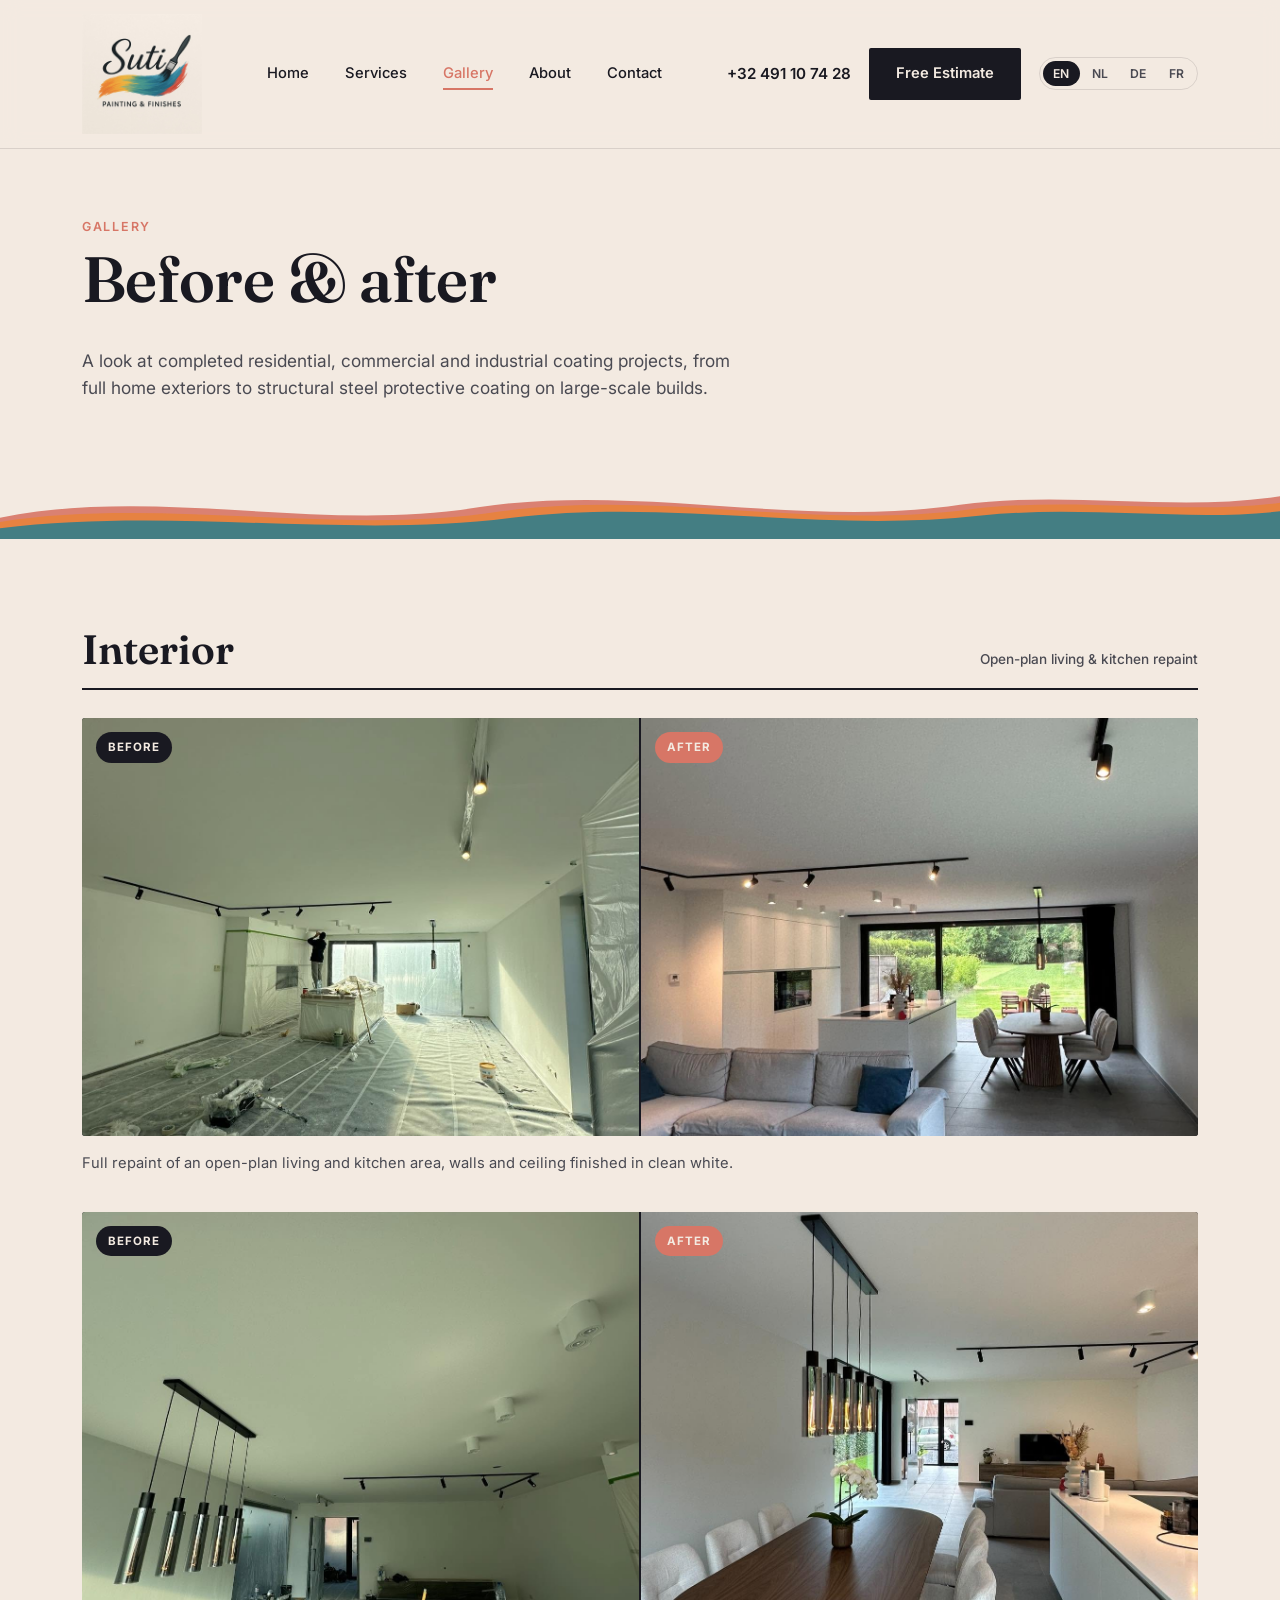
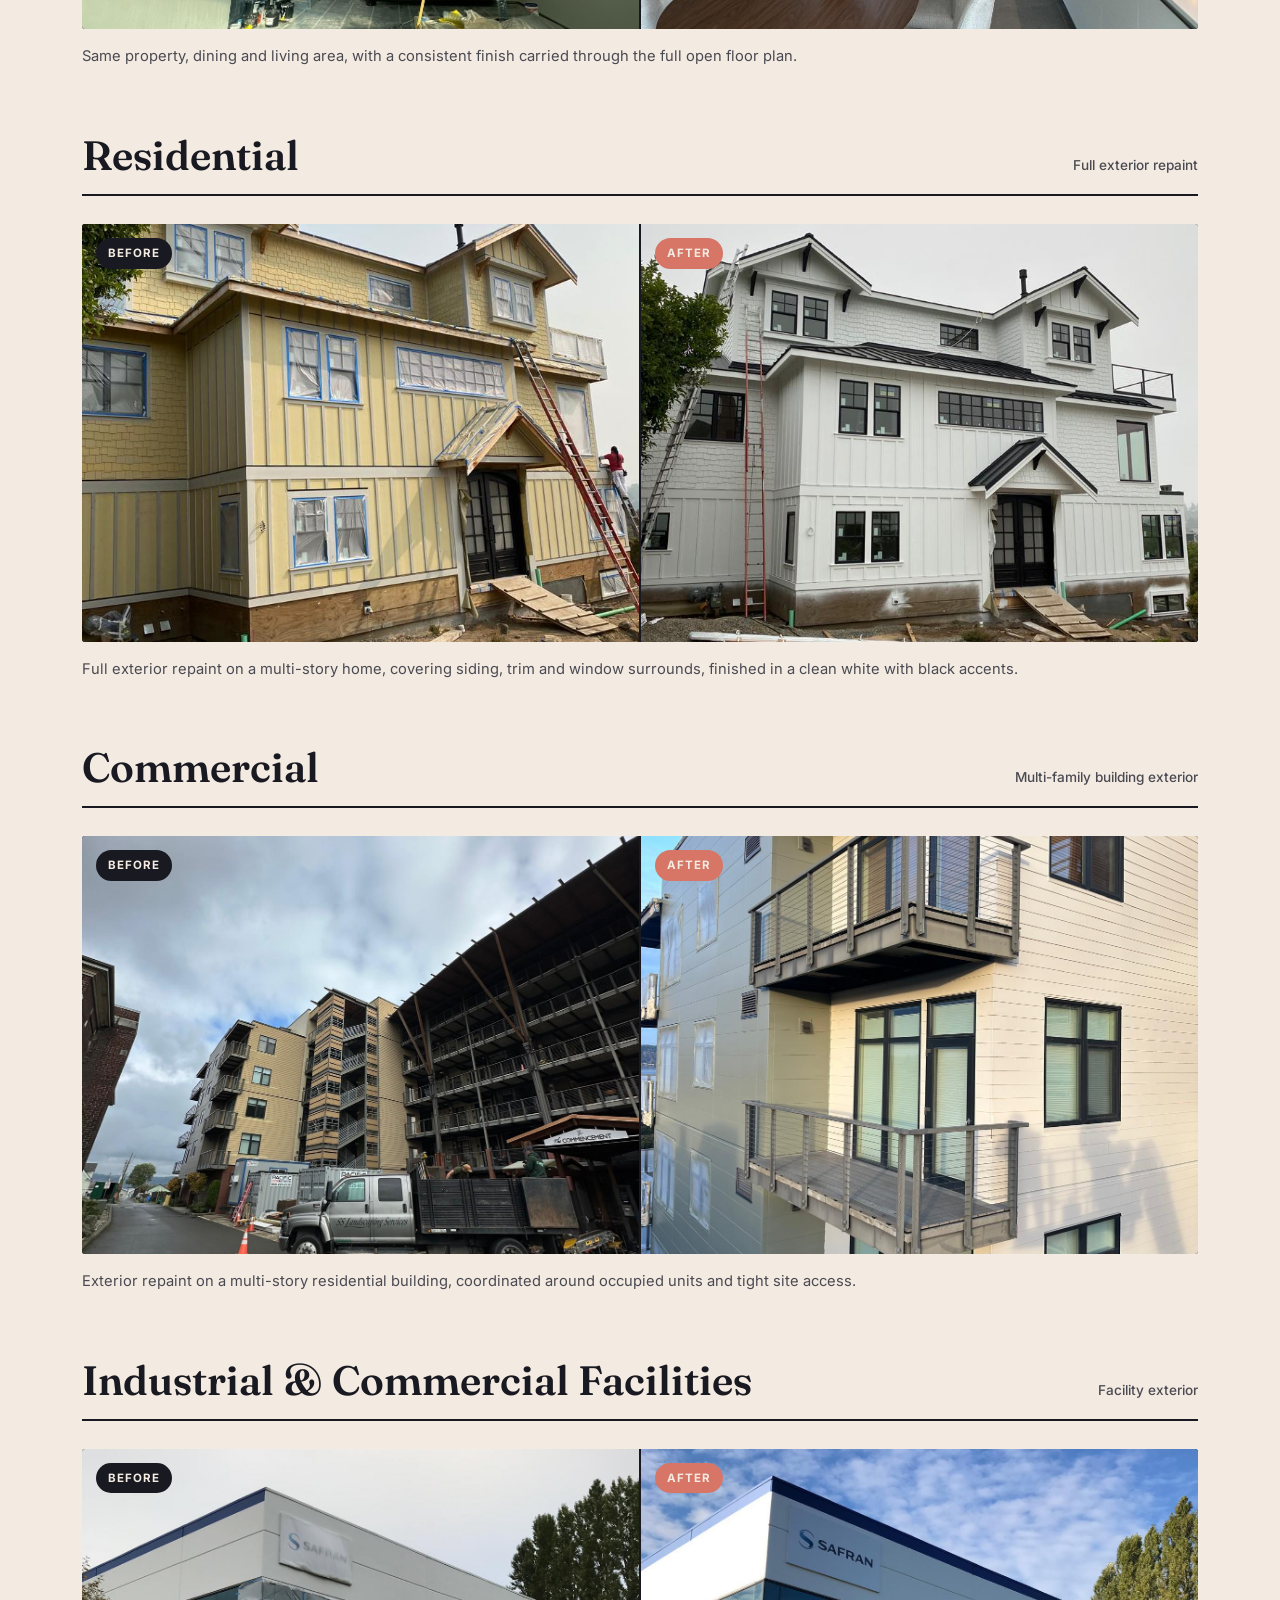
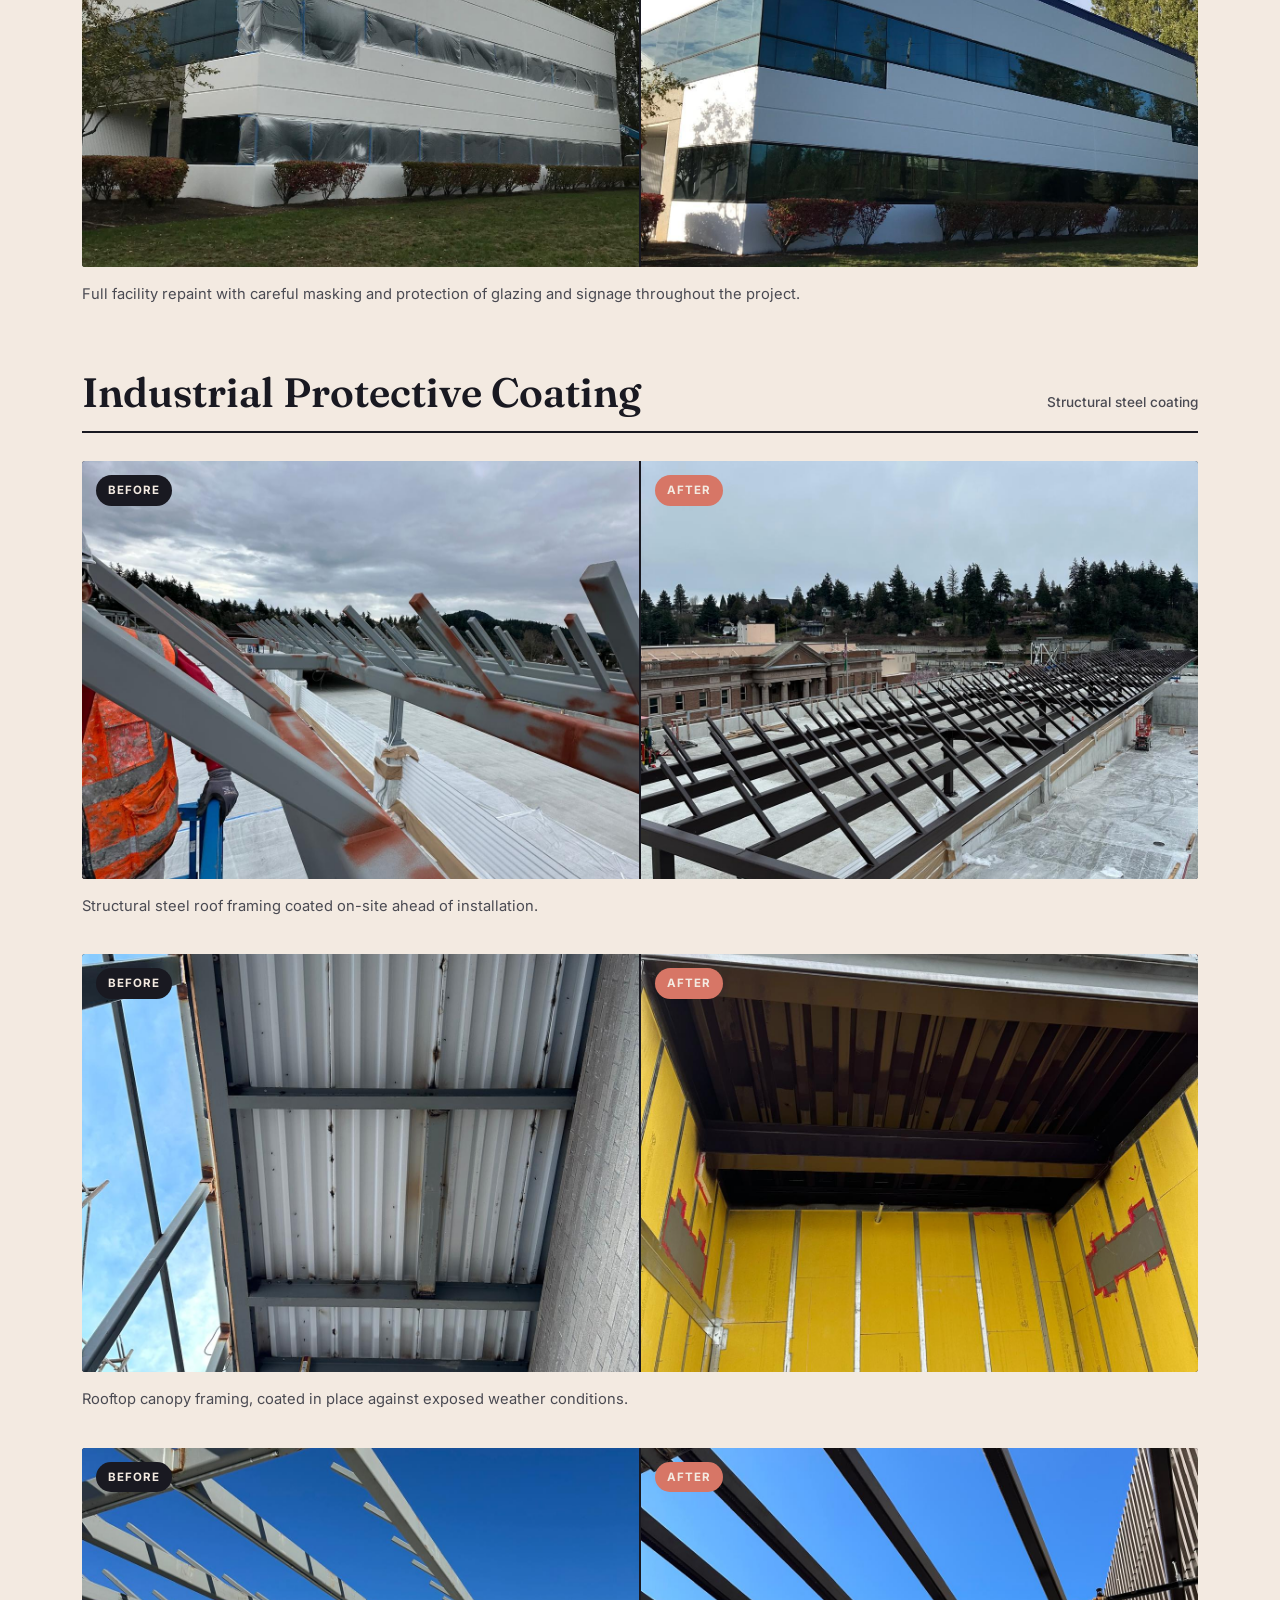
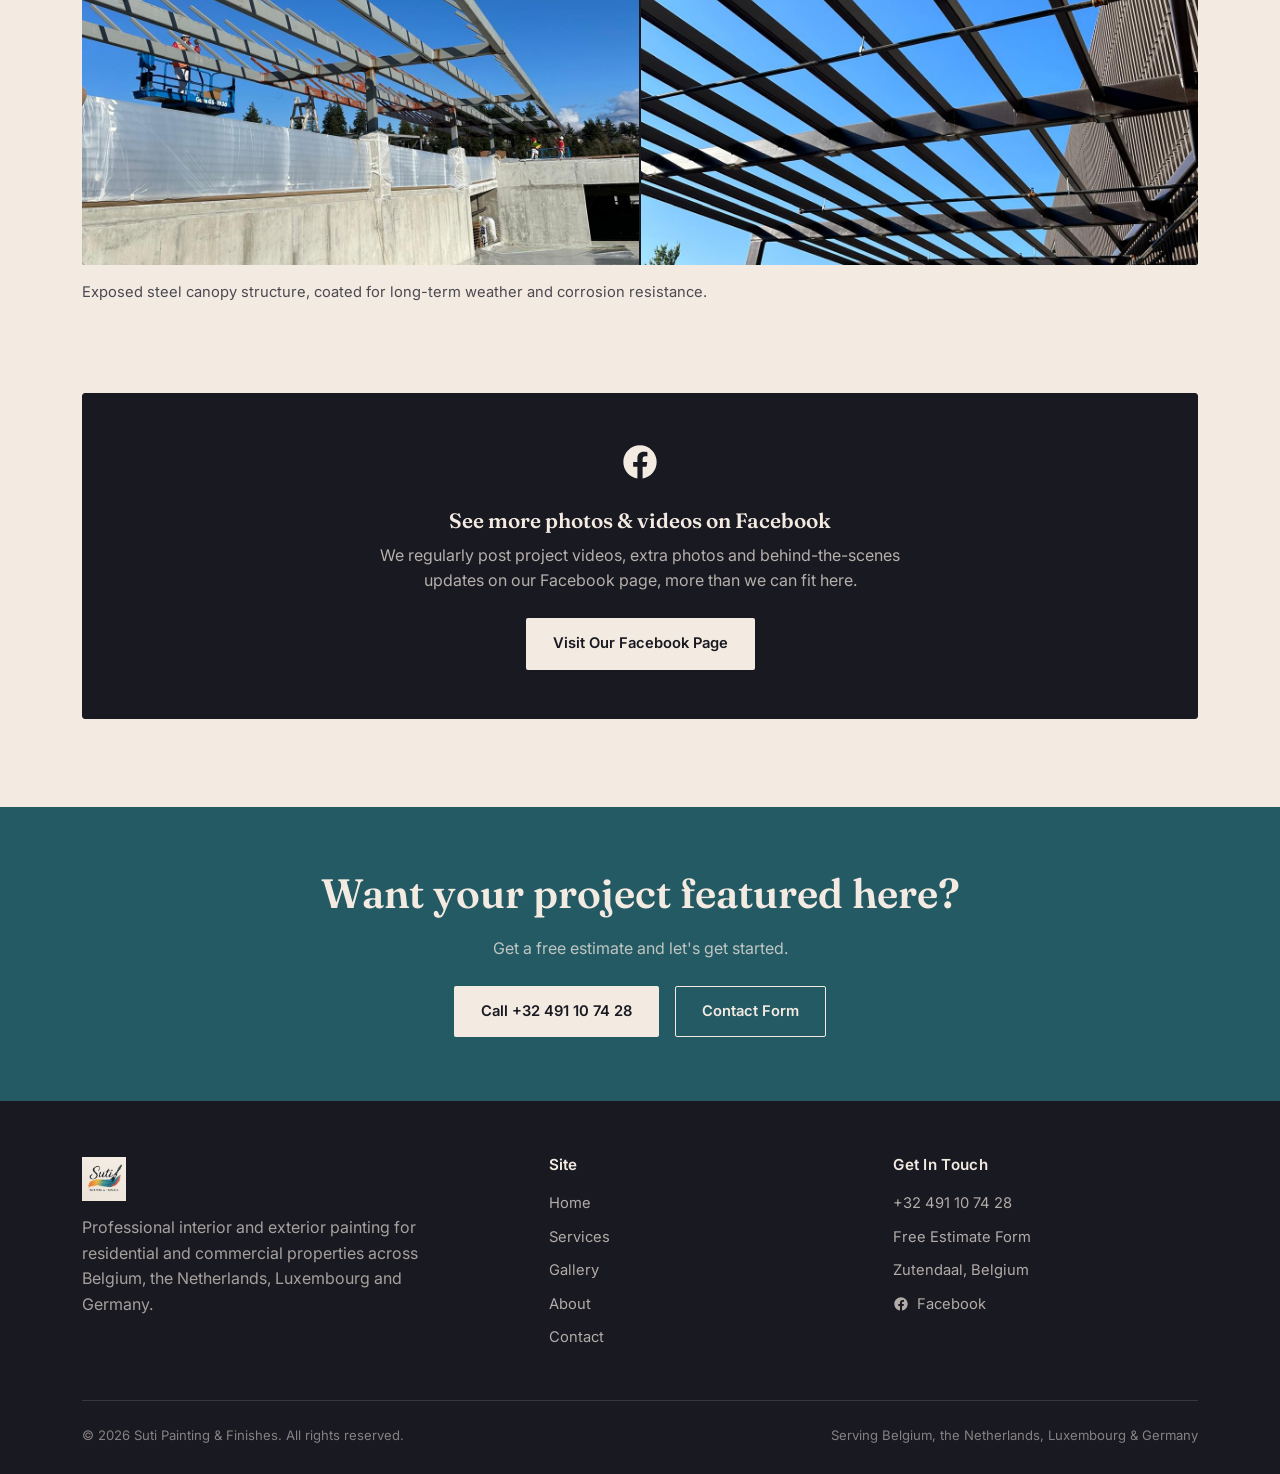
<file: gallery.html>
<!DOCTYPE html>
<html lang="en">
<head>
<meta charset="UTF-8">
<meta name="viewport" content="width=device-width, initial-scale=1.0">
<title data-i18n-title="gallery.title">Gallery | Suti Painting & Finishes</title>
<meta name="description" content="Residential, commercial and industrial coating projects by Suti Painting & Finishes, shown before and after." data-i18n-meta-desc="gallery.metaDescription">
<link rel="stylesheet" href="style.css">
</head>
<body>

<header class="site-header">
  <div class="wrap">
    <a class="brand" href="index.html">
      <img src="assets/logo.jpg" alt="Suti Painting & Finishes logo" style="height:120px;">
    </a>
    <button class="menu-toggle" aria-label="Toggle menu"><span></span><span></span><span></span></button>
    <nav class="main-nav">
      <a href="index.html" data-i18n="nav.home">Home</a>
      <a href="services.html" data-i18n="nav.services">Services</a>
      <a href="gallery.html" class="active" data-i18n="nav.gallery">Gallery</a>
      <a href="about.html" data-i18n="nav.about">About</a>
      <a href="contact.html" data-i18n="nav.contact">Contact</a>
    </nav>
    <div class="header-cta">
      <a class="phone-link" href="tel:+32491107428">+32 491 10 74 28</a>
      <a class="btn btn-primary" href="contact.html" data-i18n="header.freeEstimate">Free Estimate</a>
      <div class="lang-switcher"></div>
    </div>
  </div>
</header>

<section class="page-hero">
  <div class="wrap">
    <span class="eyebrow" data-i18n="gallery.hero.eyebrow">Gallery</span>
    <h1 data-i18n="gallery.hero.title">Before &amp; after</h1>
    <p class="lead" data-i18n="gallery.hero.lead">A look at completed residential, commercial and industrial coating projects, from full home exteriors to structural steel protective coating on large-scale builds.</p>
  </div>
</section>

<div class="stroke-divider">
  <svg viewBox="0 0 1200 60" preserveAspectRatio="none" xmlns="http://www.w3.org/2000/svg">
    <path d="M0,40 C150,10 300,55 450,30 C600,8 750,50 900,28 C1000,14 1100,35 1200,20 L1200,60 L0,60 Z" fill="#D77666" opacity="0.9"/>
    <path d="M0,44 C150,20 320,58 470,34 C620,14 760,52 910,32 C1010,20 1110,38 1200,26 L1200,60 L0,60 Z" fill="#E98339" opacity="0.85"/>
    <path d="M0,50 C160,30 330,60 480,40 C630,22 770,55 920,38 C1015,28 1115,44 1200,34 L1200,60 L0,60 Z" fill="#347E8B" opacity="0.9"/>
  </svg>
</div>

<section class="section">
  <div class="wrap">

    <div class="project-category">
      <div class="category-head">
        <h2 data-i18n="gallery.interior.title">Interior</h2>
        <span class="count" data-i18n="gallery.interior.count">Open-plan living &amp; kitchen repaint</span>
      </div>

      <div class="ba-pair">
        <div class="ba-item before">
          <span class="ba-tag" data-i18n="gallery.before">Before</span>
          <img src="assets/gallery/interior1-before.jpg" alt="Open-plan living room and kitchen before interior painting, surfaces protected and masked">
        </div>
        <div class="ba-item after">
          <span class="ba-tag" data-i18n="gallery.after">After</span>
          <img src="assets/gallery/interior1-after.jpg" alt="Open-plan living room and kitchen after interior painting, finished white walls and ceiling">
        </div>
      </div>
      <p class="ba-caption" data-i18n="gallery.interior.caption1">Full repaint of an open-plan living and kitchen area, walls and ceiling finished in clean white.</p>

      <div class="ba-pair" style="margin-top:36px;">
        <div class="ba-item before">
          <span class="ba-tag" data-i18n="gallery.before">Before</span>
          <img src="assets/gallery/interior2-before.jpg" alt="Dining and living area before interior painting, surfaces protected during preparation">
        </div>
        <div class="ba-item after">
          <span class="ba-tag" data-i18n="gallery.after">After</span>
          <img src="assets/gallery/interior2-after.jpg" alt="Dining and living area after interior painting, finished bright white walls and ceiling">
        </div>
      </div>
      <p class="ba-caption" data-i18n="gallery.interior.caption2">Same property, dining and living area, with a consistent finish carried through the full open floor plan.</p>
    </div>

    <div class="project-category">
      <div class="category-head">
        <h2 data-i18n="gallery.residential.title">Residential</h2>
        <span class="count" data-i18n="gallery.residential.count">Full exterior repaint</span>
      </div>
      <div class="ba-pair">
        <div class="ba-item before">
          <span class="ba-tag" data-i18n="gallery.before">Before</span>
          <img src="assets/gallery/residential1-before.jpg" alt="Residential home exterior before painting, raw siding and trim">
        </div>
        <div class="ba-item after">
          <span class="ba-tag" data-i18n="gallery.after">After</span>
          <img src="assets/gallery/residential1-after.jpg" alt="Residential home exterior after painting, finished white siding with black trim">
        </div>
      </div>
      <p class="ba-caption" data-i18n="gallery.residential.caption">Full exterior repaint on a multi-story home, covering siding, trim and window surrounds, finished in a clean white with black accents.</p>
    </div>

    <div class="project-category">
      <div class="category-head">
        <h2 data-i18n="gallery.commercial.title">Commercial</h2>
        <span class="count" data-i18n="gallery.commercial.count">Multi-family building exterior</span>
      </div>
      <div class="ba-pair">
        <div class="ba-item before">
          <span class="ba-tag" data-i18n="gallery.before">Before</span>
          <img src="assets/gallery/commercial1-before.jpg" alt="Commercial apartment building exterior before painting">
        </div>
        <div class="ba-item after">
          <span class="ba-tag" data-i18n="gallery.after">After</span>
          <img src="assets/gallery/commercial1-after.jpg" alt="Commercial apartment building exterior after painting, finished cream facade">
        </div>
      </div>
      <p class="ba-caption" data-i18n="gallery.commercial.caption">Exterior repaint on a multi-story residential building, coordinated around occupied units and tight site access.</p>
    </div>

    <div class="project-category">
      <div class="category-head">
        <h2 data-i18n="gallery.industrialFacility.title">Industrial &amp; Commercial Facilities</h2>
        <span class="count" data-i18n="gallery.industrialFacility.count">Facility exterior</span>
      </div>
      <div class="ba-pair">
        <div class="ba-item before">
          <span class="ba-tag" data-i18n="gallery.before">Before</span>
          <img src="assets/gallery/industrial1-before.jpg" alt="Industrial facility exterior before painting, masked windows">
        </div>
        <div class="ba-item after">
          <span class="ba-tag" data-i18n="gallery.after">After</span>
          <img src="assets/gallery/industrial1-after.jpg" alt="Industrial facility exterior after painting, finished white facade">
        </div>
      </div>
      <p class="ba-caption" data-i18n="gallery.industrialFacility.caption">Full facility repaint with careful masking and protection of glazing and signage throughout the project.</p>
    </div>

    <div class="project-category">
      <div class="category-head">
        <h2 data-i18n="gallery.coating.title">Industrial Protective Coating</h2>
        <span class="count" data-i18n="gallery.coating.count">Structural steel coating</span>
      </div>

      <div class="ba-pair">
        <div class="ba-item before">
          <span class="ba-tag" data-i18n="gallery.before">Before</span>
          <img src="assets/gallery/coating1-before.jpg" alt="Structural steel beams before protective coating, primed finish">
        </div>
        <div class="ba-item after">
          <span class="ba-tag" data-i18n="gallery.after">After</span>
          <img src="assets/gallery/coating1-after.jpg" alt="Structural steel beams after protective coating, finished dark brown">
        </div>
      </div>
      <p class="ba-caption" data-i18n="gallery.coating.caption1">Structural steel roof framing coated on-site ahead of installation.</p>

      <div class="ba-pair" style="margin-top:36px;">
        <div class="ba-item before">
          <span class="ba-tag" data-i18n="gallery.before">Before</span>
          <img src="assets/gallery/coating2-before.jpg" alt="Structural steel canopy frame before coating">
        </div>
        <div class="ba-item after">
          <span class="ba-tag" data-i18n="gallery.after">After</span>
          <img src="assets/gallery/coating2-after.jpg" alt="Structural steel canopy frame after coating, finished dark brown">
        </div>
      </div>
      <p class="ba-caption" data-i18n="gallery.coating.caption2">Rooftop canopy framing, coated in place against exposed weather conditions.</p>

      <div class="ba-pair" style="margin-top:36px;">
        <div class="ba-item before">
          <span class="ba-tag" data-i18n="gallery.before">Before</span>
          <img src="assets/gallery/coating3-before.jpg" alt="Steel canopy structure before coating, primed grey finish">
        </div>
        <div class="ba-item after">
          <span class="ba-tag" data-i18n="gallery.after">After</span>
          <img src="assets/gallery/coating3-after.jpg" alt="Steel canopy structure after coating, finished dark brown against blue sky">
        </div>
      </div>
      <p class="ba-caption" data-i18n="gallery.coating.caption3">Exposed steel canopy structure, coated for long-term weather and corrosion resistance.</p>
    </div>

  </div>
</section>

<section class="section" style="padding-top:0;">
  <div class="wrap">
    <div class="card" style="background:var(--ink); border-color:var(--ink); text-align:center; padding:48px 32px;">
      <svg width="40" height="40" viewBox="0 0 24 24" fill="var(--cream)" style="margin:0 auto 20px;"><path d="M22 12c0-5.52-4.48-10-10-10S2 6.48 2 12c0 4.99 3.66 9.13 8.44 9.88v-6.99h-2.54V12h2.54V9.8c0-2.5 1.49-3.89 3.78-3.89 1.09 0 2.24.2 2.24.2v2.46h-1.26c-1.24 0-1.63.77-1.63 1.56V12h2.78l-.44 2.89h-2.34v6.99C18.34 21.13 22 16.99 22 12z"/></svg>
      <h3 style="color:var(--cream);" data-i18n="gallery.facebook.title">See more photos &amp; videos on Facebook</h3>
      <p style="color:rgba(243,234,225,0.72); max-width:52ch; margin-left:auto; margin-right:auto;" data-i18n="gallery.facebook.desc">We regularly post project videos, extra photos and behind-the-scenes updates on our Facebook page &mdash; more than we can fit here.</p>
      <a class="btn btn-primary" style="background:var(--cream); color:var(--ink); margin-top:8px;" href="https://www.facebook.com/people/Suti-Painting-finishes/61576815487585/" target="_blank" rel="noopener" data-i18n="gallery.facebook.cta">Visit Our Facebook Page</a>
    </div>
  </div>
</section>

<section class="cta-band">
  <div class="wrap">
    <h2 data-i18n="gallery.ctaBand.title">Want your project featured here?</h2>
    <p data-i18n="gallery.ctaBand.lead">Get a free estimate and let's get started.</p>
    <div class="hero-ctas" style="justify-content:center; margin-top:24px;">
      <a class="btn btn-primary" href="tel:+32491107428" data-i18n="gallery.ctaBand.call">Call +32 491 10 74 28</a>
      <a class="btn btn-ghost" style="border-color:var(--cream); color:var(--cream);" href="contact.html" data-i18n="gallery.ctaBand.form">Contact Form</a>
    </div>
  </div>
</section>

<footer>
  <div class="wrap">
    <div class="footer-grid">
      <div>
        <div class="footer-brand">
          <img src="assets/logo.jpg" alt="Suti Painting & Finishes logo">
        </div>
        <p style="color:rgba(243,234,225,0.65); max-width:34ch;" data-i18n="footer.tagline">Professional interior and exterior painting for residential and commercial properties across Belgium, the Netherlands, Luxembourg and Germany.</p>
      </div>
      <div>
        <h4 data-i18n="footer.siteHeading">Site</h4>
        <a href="index.html" data-i18n="nav.home">Home</a>
        <a href="services.html" data-i18n="nav.services">Services</a>
        <a href="gallery.html" data-i18n="nav.gallery">Gallery</a>
        <a href="about.html" data-i18n="nav.about">About</a>
        <a href="contact.html" data-i18n="nav.contact">Contact</a>
      </div>
      <div>
        <h4 data-i18n="footer.contactHeading">Get In Touch</h4>
        <a href="tel:+32491107428">+32 491 10 74 28</a>
        <a href="contact.html" data-i18n="footer.freeEstimateForm">Free Estimate Form</a>
        <a href="#" data-i18n="footer.location">Zutendaal, Belgium</a>
        <a href="https://www.facebook.com/people/Suti-Painting-finishes/61576815487585/" target="_blank" rel="noopener" style="display:inline-flex; align-items:center; gap:8px;">
          <svg width="16" height="16" viewBox="0 0 24 24" fill="currentColor" style="flex-shrink:0;"><path d="M22 12c0-5.52-4.48-10-10-10S2 6.48 2 12c0 4.99 3.66 9.13 8.44 9.88v-6.99h-2.54V12h2.54V9.8c0-2.5 1.49-3.89 3.78-3.89 1.09 0 2.24.2 2.24.2v2.46h-1.26c-1.24 0-1.63.77-1.63 1.56V12h2.78l-.44 2.89h-2.34v6.99C18.34 21.13 22 16.99 22 12z"/></svg>
          Facebook
        </a>
      </div>
    </div>
    <div class="footer-bottom">
      <span data-i18n="footer.rights">&copy; 2026 Suti Painting &amp; Finishes. All rights reserved.</span>
      <span data-i18n="footer.servingArea">Serving Belgium, the Netherlands, Luxembourg &amp; Germany</span>
    </div>
  </div>
</footer>

<script src="translations.js"></script>
<script src="i18n.js"></script>
<script src="script.js"></script>
</body>
</html>
</file>
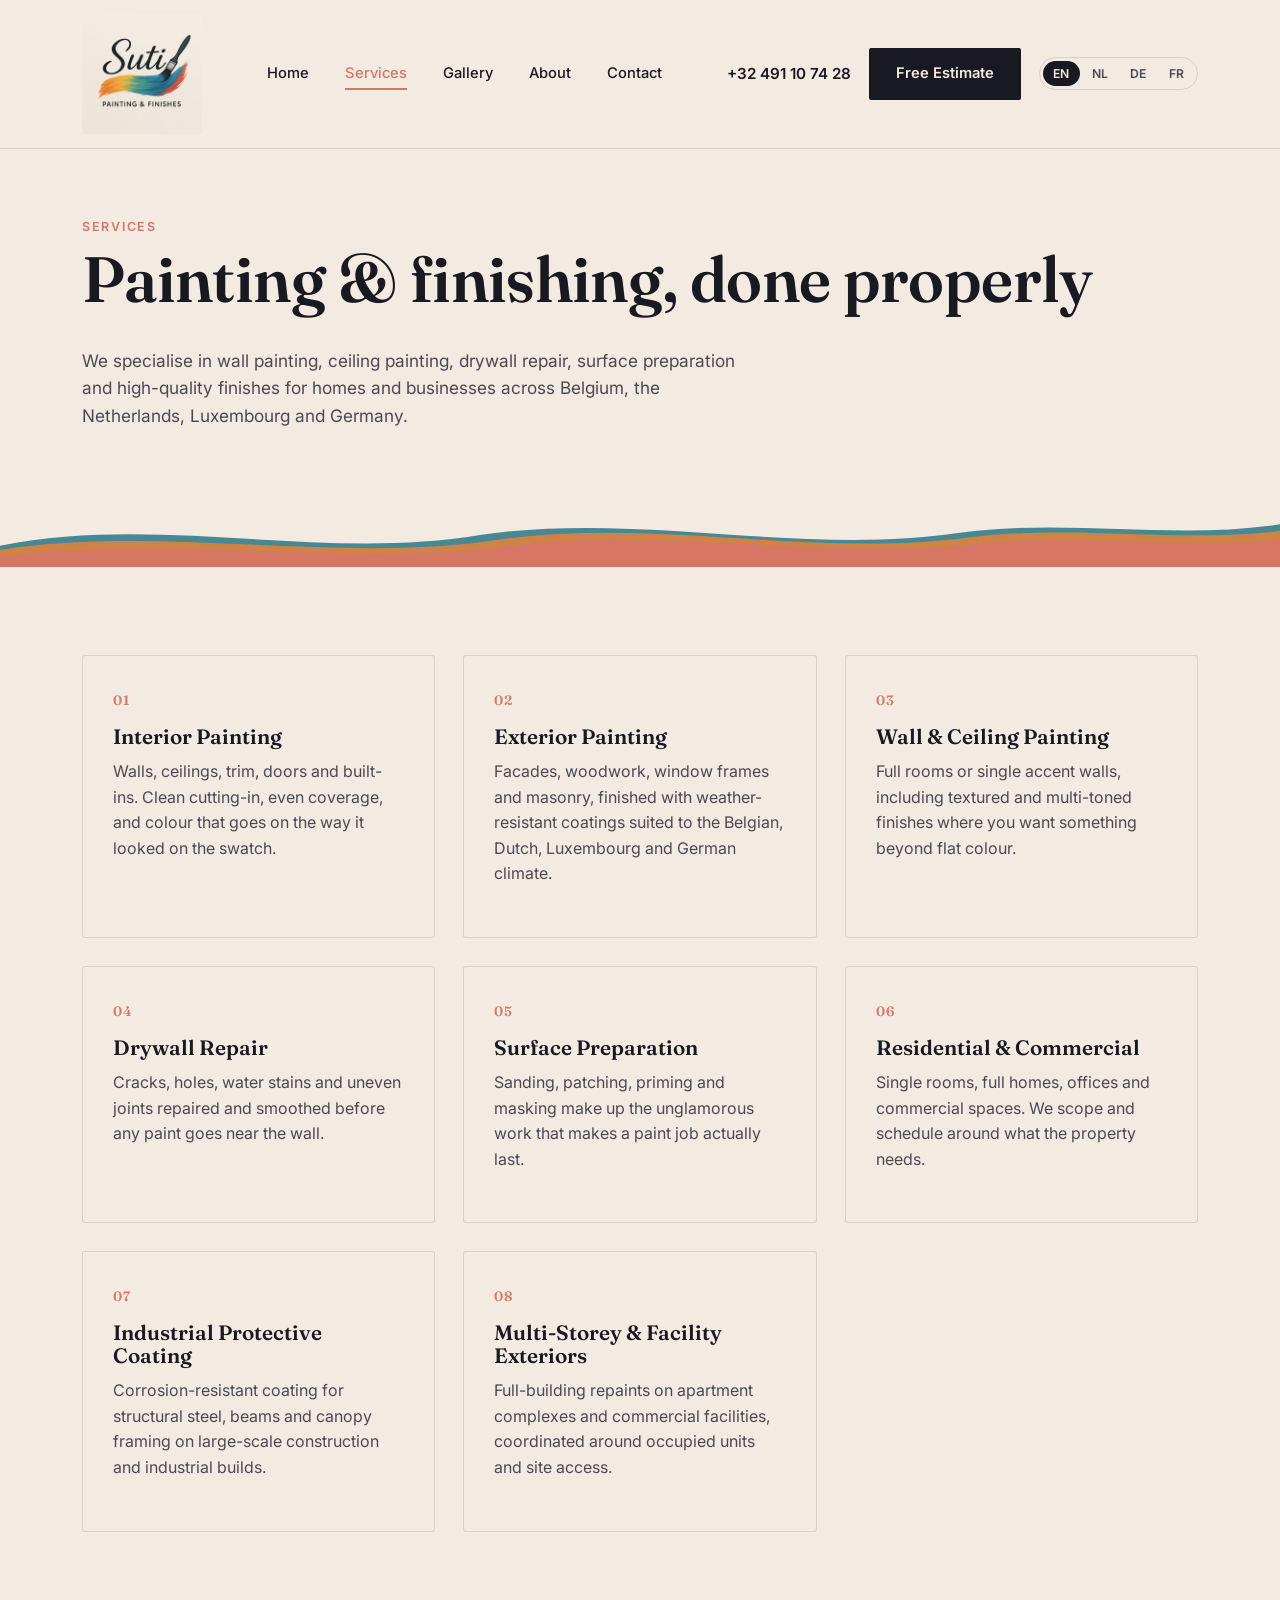
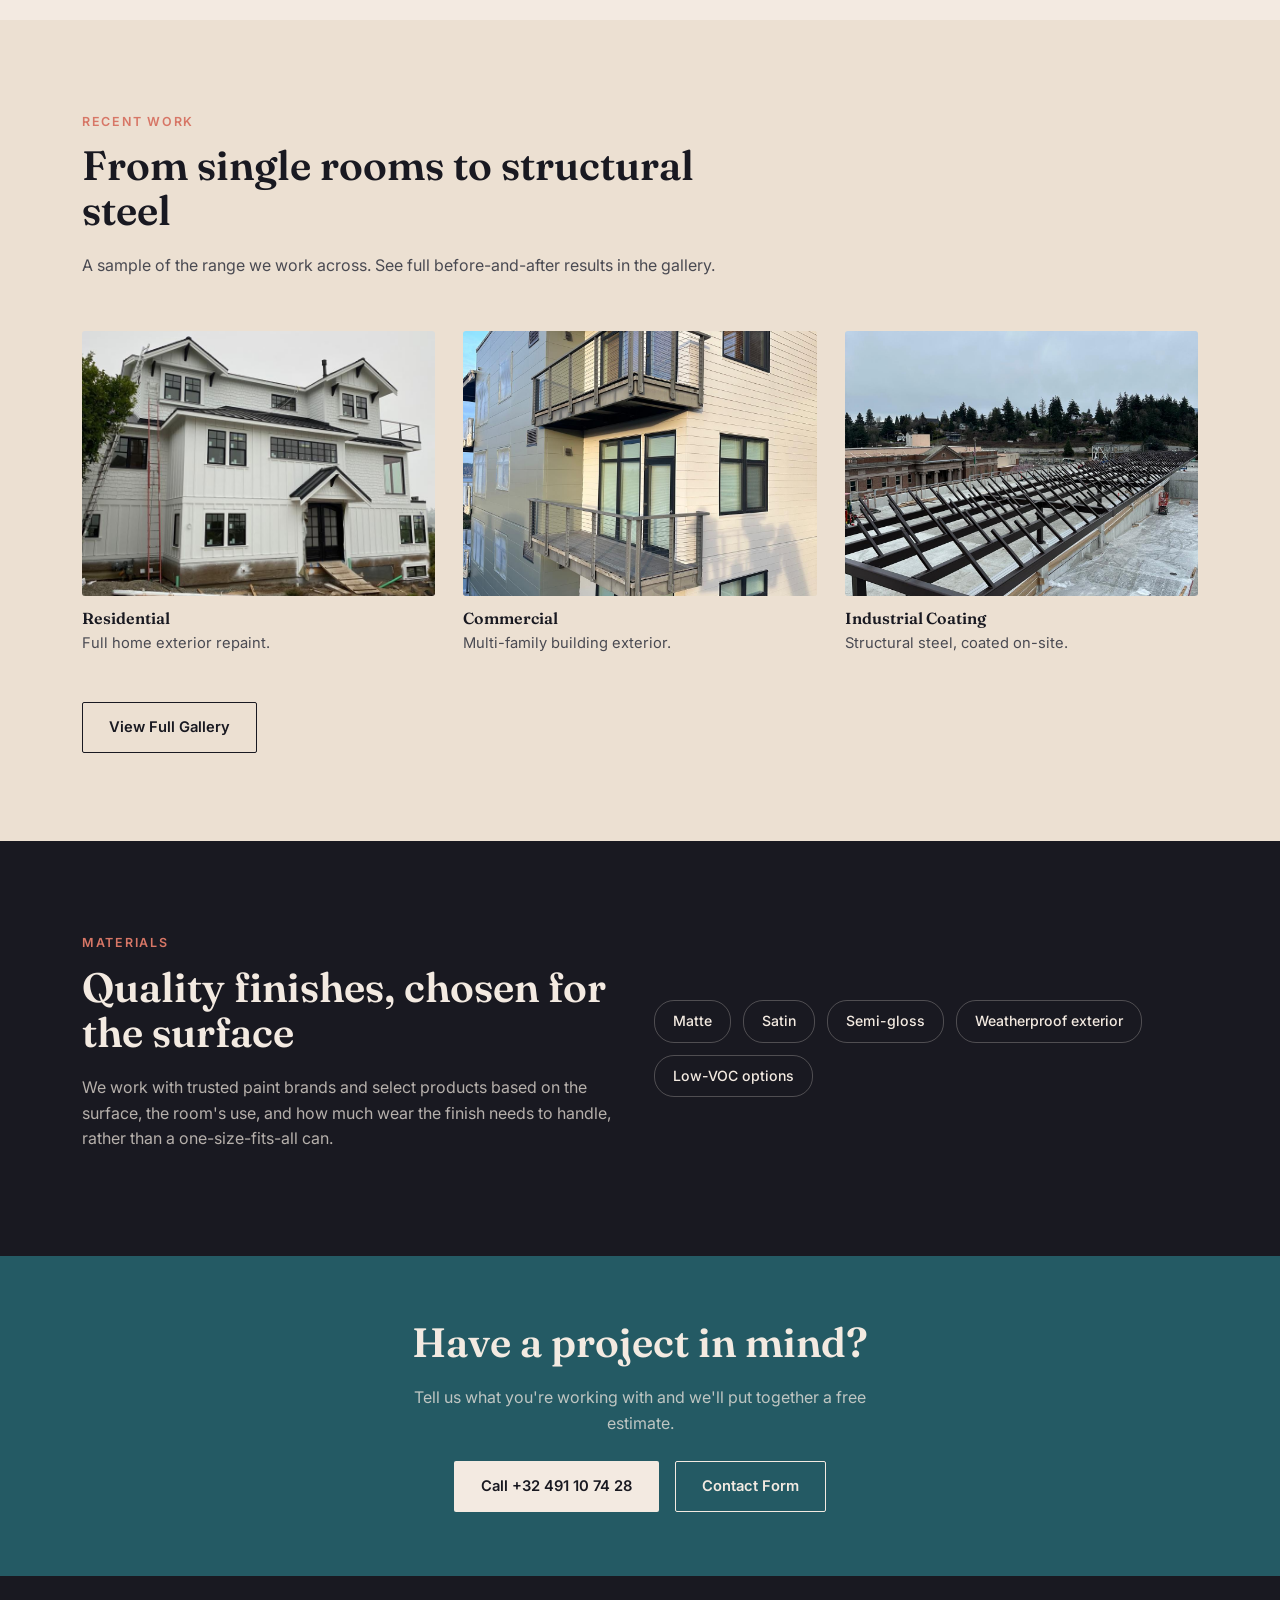
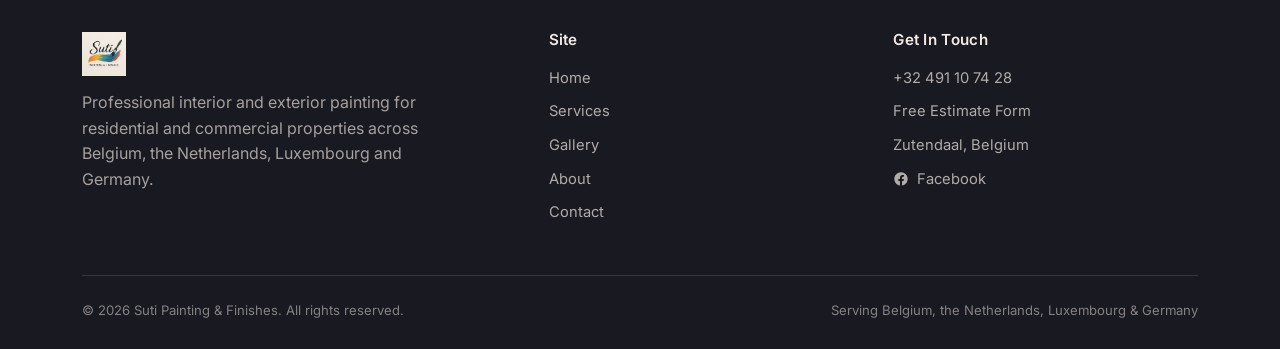
<file: services.html>
<!DOCTYPE html>
<html lang="en">
<head>
<meta charset="UTF-8">
<meta name="viewport" content="width=device-width, initial-scale=1.0">
<title data-i18n-title="services.title">Services | Suti Painting & Finishes</title>
<meta name="description" content="Interior painting, exterior painting, drywall repair, surface preparation and finishing services for residential and commercial properties." data-i18n-meta-desc="services.metaDescription">
<link rel="stylesheet" href="style.css">
</head>
<body>

<header class="site-header">
  <div class="wrap">
    <a class="brand" href="index.html">
      <img src="assets/logo.jpg" alt="Suti Painting & Finishes logo" style="height:120px;">
    </a>
    <button class="menu-toggle" aria-label="Toggle menu"><span></span><span></span><span></span></button>
    <nav class="main-nav">
      <a href="index.html" data-i18n="nav.home">Home</a>
      <a href="services.html" class="active" data-i18n="nav.services">Services</a>
      <a href="gallery.html" data-i18n="nav.gallery">Gallery</a>
      <a href="about.html" data-i18n="nav.about">About</a>
      <a href="contact.html" data-i18n="nav.contact">Contact</a>
    </nav>
    <div class="header-cta">
      <a class="phone-link" href="tel:+32491107428">+32 491 10 74 28</a>
      <a class="btn btn-primary" href="contact.html" data-i18n="header.freeEstimate">Free Estimate</a>
      <div class="lang-switcher"></div>
    </div>
  </div>
</header>

<section class="page-hero">
  <div class="wrap">
    <span class="eyebrow" data-i18n="services.hero.eyebrow">Services</span>
    <h1 data-i18n="services.hero.title">Painting &amp; finishing, done properly</h1>
    <p class="lead" data-i18n="services.hero.lead">We specialise in wall painting, ceiling painting, drywall repair, surface preparation and high-quality finishes for homes and businesses across Belgium, the Netherlands, Luxembourg and Germany.</p>
  </div>
</section>

<div class="stroke-divider">
  <svg viewBox="0 0 1200 60" preserveAspectRatio="none" xmlns="http://www.w3.org/2000/svg">
    <path d="M0,40 C150,10 300,55 450,30 C600,8 750,50 900,28 C1000,14 1100,35 1200,20 L1200,60 L0,60 Z" fill="#347E8B" opacity="0.9"/>
    <path d="M0,44 C150,20 320,58 470,34 C620,14 760,52 910,32 C1010,20 1110,38 1200,26 L1200,60 L0,60 Z" fill="#E98339" opacity="0.85"/>
    <path d="M0,50 C160,30 330,60 480,40 C630,22 770,55 920,38 C1015,28 1115,44 1200,34 L1200,60 L0,60 Z" fill="#D77666" opacity="0.9"/>
  </svg>
</div>

<section class="section">
  <div class="wrap">
    <div class="grid-3">
      <div class="card">
        <span class="num">01</span>
        <h3 data-i18n="services.card1.title">Interior Painting</h3>
        <p data-i18n="services.card1.desc">Walls, ceilings, trim, doors and built-ins. Clean cutting-in, even coverage, and colour that goes on the way it looked on the swatch.</p>
      </div>
      <div class="card">
        <span class="num">02</span>
        <h3 data-i18n="services.card2.title">Exterior Painting</h3>
        <p data-i18n="services.card2.desc">Facades, woodwork, window frames and masonry, finished with weather-resistant coatings suited to the Belgian, Dutch, Luxembourg and German climate.</p>
      </div>
      <div class="card">
        <span class="num">03</span>
        <h3 data-i18n="services.card3.title">Wall &amp; Ceiling Painting</h3>
        <p data-i18n="services.card3.desc">Full rooms or single accent walls, including textured and multi-toned finishes where you want something beyond flat colour.</p>
      </div>
      <div class="card">
        <span class="num">04</span>
        <h3 data-i18n="services.card4.title">Drywall Repair</h3>
        <p data-i18n="services.card4.desc">Cracks, holes, water stains and uneven joints repaired and smoothed before any paint goes near the wall.</p>
      </div>
      <div class="card">
        <span class="num">05</span>
        <h3 data-i18n="services.card5.title">Surface Preparation</h3>
        <p data-i18n="services.card5.desc">Sanding, patching, priming and masking make up the unglamorous work that makes a paint job actually last.</p>
      </div>
      <div class="card">
        <span class="num">06</span>
        <h3 data-i18n="services.card6.title">Residential &amp; Commercial</h3>
        <p data-i18n="services.card6.desc">Single rooms, full homes, offices and commercial spaces. We scope and schedule around what the property needs.</p>
      </div>
      <div class="card">
        <span class="num">07</span>
        <h3 data-i18n="services.card7.title">Industrial Protective Coating</h3>
        <p data-i18n="services.card7.desc">Corrosion-resistant coating for structural steel, beams and canopy framing on large-scale construction and industrial builds.</p>
      </div>
      <div class="card">
        <span class="num">08</span>
        <h3 data-i18n="services.card8.title">Multi-Storey &amp; Facility Exteriors</h3>
        <p data-i18n="services.card8.desc">Full-building repaints on apartment complexes and commercial facilities, coordinated around occupied units and site access.</p>
      </div>
    </div>
  </div>
</section>

<section class="section bg-cream2">
  <div class="wrap">
    <div class="section-head">
      <span class="eyebrow" data-i18n="services.recentWork.eyebrow">Recent Work</span>
      <h2 data-i18n="services.recentWork.title">From single rooms to structural steel</h2>
      <p data-i18n="services.recentWork.lead">A sample of the range we work across. See full before-and-after results in the gallery.</p>
    </div>
    <div class="grid-3">
      <div>
        <img src="assets/gallery/residential1-after.jpg" alt="Finished residential home exterior repaint" style="border-radius:3px; aspect-ratio:4/3; object-fit:cover; margin-bottom:14px;">
        <h4 style="margin-bottom:4px;" data-i18n="services.recentWork.residential.title">Residential</h4>
        <p style="font-size:0.92rem;" data-i18n="services.recentWork.residential.desc">Full home exterior repaint.</p>
      </div>
      <div>
        <img src="assets/gallery/commercial1-after.jpg" alt="Finished commercial apartment building exterior" style="border-radius:3px; aspect-ratio:4/3; object-fit:cover; margin-bottom:14px;">
        <h4 style="margin-bottom:4px;" data-i18n="services.recentWork.commercial.title">Commercial</h4>
        <p style="font-size:0.92rem;" data-i18n="services.recentWork.commercial.desc">Multi-family building exterior.</p>
      </div>
      <div>
        <img src="assets/gallery/coating1-after.jpg" alt="Finished structural steel protective coating" style="border-radius:3px; aspect-ratio:4/3; object-fit:cover; margin-bottom:14px;">
        <h4 style="margin-bottom:4px;" data-i18n="services.recentWork.industrial.title">Industrial Coating</h4>
        <p style="font-size:0.92rem;" data-i18n="services.recentWork.industrial.desc">Structural steel, coated on-site.</p>
      </div>
    </div>
    <div style="margin-top:32px;">
      <a class="btn btn-ghost" href="gallery.html" data-i18n="services.recentWork.cta">View Full Gallery</a>
    </div>
  </div>
</section>

<section class="section bg-ink">
  <div class="wrap">
    <div class="grid-2" style="align-items:center;">
      <div>
        <span class="eyebrow" data-i18n="services.materials.eyebrow">Materials</span>
        <h2 data-i18n="services.materials.title">Quality finishes, chosen for the surface</h2>
        <p data-i18n="services.materials.lead">We work with trusted paint brands and select products based on the surface, the room's use, and how much wear the finish needs to handle, rather than a one-size-fits-all can.</p>
      </div>
      <div class="tag-list">
        <span class="tag" style="border-color:rgba(243,234,225,0.25); color:var(--cream);" data-i18n="services.materials.tag1">Matte</span>
        <span class="tag" style="border-color:rgba(243,234,225,0.25); color:var(--cream);" data-i18n="services.materials.tag2">Satin</span>
        <span class="tag" style="border-color:rgba(243,234,225,0.25); color:var(--cream);" data-i18n="services.materials.tag3">Semi-gloss</span>
        <span class="tag" style="border-color:rgba(243,234,225,0.25); color:var(--cream);" data-i18n="services.materials.tag4">Weatherproof exterior</span>
        <span class="tag" style="border-color:rgba(243,234,225,0.25); color:var(--cream);" data-i18n="services.materials.tag5">Low-VOC options</span>
      </div>
    </div>
  </div>
</section>

<section class="cta-band">
  <div class="wrap">
    <h2 data-i18n="services.ctaBand.title">Have a project in mind?</h2>
    <p data-i18n="services.ctaBand.lead">Tell us what you're working with and we'll put together a free estimate.</p>
    <div class="hero-ctas" style="justify-content:center; margin-top:24px;">
      <a class="btn btn-primary" href="tel:+32491107428" data-i18n="services.ctaBand.call">Call +32 491 10 74 28</a>
      <a class="btn btn-ghost" style="border-color:var(--cream); color:var(--cream);" href="contact.html" data-i18n="services.ctaBand.form">Contact Form</a>
    </div>
  </div>
</section>

<footer>
  <div class="wrap">
    <div class="footer-grid">
      <div>
        <div class="footer-brand">
          <img src="assets/logo.jpg" alt="Suti Painting & Finishes logo">
        </div>
        <p style="color:rgba(243,234,225,0.65); max-width:34ch;" data-i18n="footer.tagline">Professional interior and exterior painting for residential and commercial properties across Belgium, the Netherlands, Luxembourg and Germany.</p>
      </div>
      <div>
        <h4 data-i18n="footer.siteHeading">Site</h4>
        <a href="index.html" data-i18n="nav.home">Home</a>
        <a href="services.html" data-i18n="nav.services">Services</a>
        <a href="gallery.html" data-i18n="nav.gallery">Gallery</a>
        <a href="about.html" data-i18n="nav.about">About</a>
        <a href="contact.html" data-i18n="nav.contact">Contact</a>
      </div>
      <div>
        <h4 data-i18n="footer.contactHeading">Get In Touch</h4>
        <a href="tel:+32491107428">+32 491 10 74 28</a>
        <a href="contact.html" data-i18n="footer.freeEstimateForm">Free Estimate Form</a>
        <a href="#" data-i18n="footer.location">Zutendaal, Belgium</a>
        <a href="https://www.facebook.com/people/Suti-Painting-finishes/61576815487585/" target="_blank" rel="noopener" style="display:inline-flex; align-items:center; gap:8px;">
          <svg width="16" height="16" viewBox="0 0 24 24" fill="currentColor" style="flex-shrink:0;"><path d="M22 12c0-5.52-4.48-10-10-10S2 6.48 2 12c0 4.99 3.66 9.13 8.44 9.88v-6.99h-2.54V12h2.54V9.8c0-2.5 1.49-3.89 3.78-3.89 1.09 0 2.24.2 2.24.2v2.46h-1.26c-1.24 0-1.63.77-1.63 1.56V12h2.78l-.44 2.89h-2.34v6.99C18.34 21.13 22 16.99 22 12z"/></svg>
          Facebook
        </a>
      </div>
    </div>
    <div class="footer-bottom">
      <span data-i18n="footer.rights">&copy; 2026 Suti Painting &amp; Finishes. All rights reserved.</span>
      <span data-i18n="footer.servingArea">Serving Belgium, the Netherlands, Luxembourg &amp; Germany</span>
    </div>
  </div>
</footer>

<script src="translations.js"></script>
<script src="i18n.js"></script>
<script src="script.js"></script>
</body>
</html>
</file>
<file: style.css>
@import url('https://fonts.googleapis.com/css2?family=Fraunces:opsz,wght@9..144,400;9..144,500;9..144,600;9..144,700&family=Inter:wght@400;500;600;700&display=swap');

:root{
  --cream: #F3EAE1;
  --cream-2: #ECE0D2;
  --ink: #191921;
  --ink-soft: #4A4A52;
  --teal: #347E8B;
  --teal-deep: #245A64;
  --gold: #E98339;
  --terracotta: #D77666;
  --line: rgba(25,25,33,0.12);
  --radius: 2px;
  --max: 1180px;
}

*{box-sizing:border-box;}
html{scroll-behavior:smooth;}
body{
  margin:0;
  background:var(--cream);
  color:var(--ink);
  font-family:'Inter', sans-serif;
  font-size:16px;
  line-height:1.6;
  -webkit-font-smoothing:antialiased;
}

img{max-width:100%;display:block;}

h1,h2,h3,h4{
  font-family:'Fraunces', serif;
  font-weight:600;
  line-height:1.1;
  margin:0 0 0.5em 0;
  color:var(--ink);
}

h1{font-size:clamp(2.4rem, 5vw, 4.2rem); font-weight:600; letter-spacing:-0.01em;}
h2{font-size:clamp(1.8rem, 3.2vw, 2.6rem);}
h3{font-size:1.3rem;}

p{margin:0 0 1em 0; color:var(--ink-soft);}

a{color:inherit; text-decoration:none;}

.eyebrow{
  font-family:'Inter', sans-serif;
  font-size:0.78rem;
  font-weight:600;
  letter-spacing:0.14em;
  text-transform:uppercase;
  color:var(--terracotta);
  display:inline-block;
  margin-bottom:0.9em;
}

.wrap{
  max-width:var(--max);
  margin:0 auto;
  padding:0 32px;
}

/* ---------- Header ---------- */
.site-header{
  position:sticky;
  top:0;
  z-index:100;
  background:rgba(243,234,225,0.92);
  backdrop-filter: blur(10px);
  border-bottom:1px solid var(--line);
}
.site-header .wrap{
  display:flex;
  align-items:center;
  justify-content:space-between;
  padding-top:14px;
  padding-bottom:14px;
}
.brand{
  display:flex;
  align-items:center;
  flex-shrink:0;
  gap:12px;
}
.brand img{height:52px; width:auto;}
.brand-word{
  font-family:'Fraunces', serif;
  font-size:1.3rem;
  font-weight:600;
}
.brand-word span{color:var(--terracotta);}

nav.main-nav{
  display:flex;
  align-items:center;
  gap:36px;
}
nav.main-nav a{
  font-size:0.92rem;
  font-weight:500;
  color:var(--ink);
  position:relative;
  padding:4px 0;
}
nav.main-nav a::after{
  content:'';
  position:absolute;
  left:0; bottom:0;
  width:0%;
  height:2px;
  background:var(--terracotta);
  transition:width .25s ease;
}
nav.main-nav a:hover::after,
nav.main-nav a.active::after{
  width:100%;
}
nav.main-nav a.active{color:var(--terracotta);}

.header-cta{
  display:flex;
  align-items:center;
  gap:18px;
}
.phone-link{
  font-weight:600;
  font-size:0.95rem;
  white-space:nowrap;
}

/* ---------- Language switcher ---------- */
.lang-switcher{
  display:flex;
  align-items:center;
  gap:2px;
  border:1px solid var(--line);
  border-radius:20px;
  padding:3px;
}
.lang-btn{
  background:none;
  border:none;
  cursor:pointer;
  font-family:'Inter', sans-serif;
  font-size:0.76rem;
  font-weight:600;
  letter-spacing:0.02em;
  color:var(--ink-soft);
  padding:5px 10px;
  border-radius:16px;
  transition: background .18s ease, color .18s ease;
}
.lang-btn:hover{color:var(--ink);}
.lang-btn.active{
  background:var(--ink);
  color:var(--cream);
}

.menu-toggle{
  display:none;
  background:none;
  border:none;
  cursor:pointer;
  padding:6px;
}
.menu-toggle span{
  display:block;
  width:24px;
  height:2px;
  background:var(--ink);
  margin:5px 0;
}

/* ---------- Buttons ---------- */
.btn{
  display:inline-flex;
  align-items:center;
  gap:8px;
  padding:13px 26px;
  border-radius:var(--radius);
  font-weight:600;
  font-size:0.92rem;
  border:1.5px solid transparent;
  cursor:pointer;
  transition: transform .18s ease, box-shadow .18s ease, background .18s ease, color .18s ease;
}
.btn-primary{
  background:var(--ink);
  color:var(--cream);
}
.btn-primary:hover{
  background:var(--terracotta);
  transform:translateY(-1px);
}
.btn-ghost{
  background:transparent;
  border-color:var(--ink);
  color:var(--ink);
}
.btn-ghost:hover{
  border-color:var(--terracotta);
  color:var(--terracotta);
}
.btn-block{width:100%; justify-content:center;}

/* ---------- Brushstroke divider (signature element) ---------- */
.stroke-divider{
  width:100%;
  height:auto;
  display:block;
  margin:0;
}
.stroke-divider svg{width:100%; height:auto; display:block;}

/* ---------- Hero ---------- */
.hero{
  padding:76px 0 40px;
  position:relative;
  overflow:hidden;
}
.hero .wrap{
  display:grid;
  grid-template-columns:1.1fr 0.9fr;
  gap:56px;
  align-items:center;
}
.hero h1{margin-bottom:0.35em;}
.hero .lead{
  font-size:1.15rem;
  max-width:46ch;
}
.hero-ctas{
  display:flex;
  gap:16px;
  margin-top:28px;
  flex-wrap:wrap;
}
.hero-badges{
  display:flex;
  gap:28px;
  margin-top:44px;
  flex-wrap:wrap;
}
.hero-badge{
  font-size:0.85rem;
  color:var(--ink-soft);
  display:flex;
  align-items:center;
  gap:8px;
}
.hero-badge .dot{
  width:7px;height:7px;border-radius:50%;
  background:var(--gold);
  flex-shrink:0;
}
.hero-art{
  position:relative;
  aspect-ratio:1/1;
  border-radius:4px;
  overflow:hidden;
  background:linear-gradient(135deg, var(--cream-2), var(--cream));
  display:flex;
  align-items:center;
  justify-content:center;
}
.hero-art img{
  width:78%;
}

/* ---------- Section rhythm ---------- */
.section{padding:88px 0;}
.section.tight{padding:64px 0;}
.section-head{
  max-width:640px;
  margin-bottom:52px;
}
.section-head.center{margin-left:auto; margin-right:auto; text-align:center;}

.bg-ink{background:var(--ink); color:var(--cream);}
.bg-ink h2, .bg-ink h3{color:var(--cream);}
.bg-ink p{color:rgba(243,234,225,0.72);}
.bg-cream2{background:var(--cream-2);}

/* ---------- Service cards ---------- */
.grid-3{
  display:grid;
  grid-template-columns:repeat(3, 1fr);
  gap:28px;
}
.grid-2{
  display:grid;
  grid-template-columns:repeat(2, 1fr);
  gap:28px;
}
.card{
  background:var(--cream);
  border:1px solid var(--line);
  padding:34px 30px;
  border-radius:3px;
  transition: transform .2s ease, box-shadow .2s ease, border-color .2s ease;
}
.card:hover{
  transform:translateY(-4px);
  box-shadow:0 18px 40px rgba(25,25,33,0.08);
  border-color:transparent;
}
.card .num{
  font-family:'Fraunces', serif;
  font-size:0.85rem;
  color:var(--terracotta);
  font-weight:600;
  letter-spacing:0.08em;
  margin-bottom:14px;
  display:block;
}
.swatch{
  width:38px; height:38px;
  border-radius:50%;
  margin-bottom:20px;
}
.swatch.teal{background:var(--teal);}
.swatch.gold{background:var(--gold);}
.swatch.terracotta{background:var(--terracotta);}

/* ---------- Process / steps ---------- */
.steps{
  counter-reset:step;
  display:grid;
  grid-template-columns:repeat(4,1fr);
  gap:0;
  border-top:1px solid var(--line);
  border-bottom:1px solid var(--line);
}
.step{
  padding:34px 26px;
  border-right:1px solid var(--line);
}
.step:last-child{border-right:none;}
.step .step-num{
  font-family:'Fraunces', serif;
  color:var(--terracotta);
  font-size:1.1rem;
  margin-bottom:14px;
}

/* ---------- Area / list ---------- */
.tag-list{
  display:flex;
  flex-wrap:wrap;
  gap:12px;
}
.tag{
  padding:9px 18px;
  border:1px solid var(--line);
  border-radius:20px;
  font-size:0.88rem;
  font-weight:500;
}

/* ---------- CTA band ---------- */
.cta-band{
  background:var(--teal-deep);
  color:var(--cream);
  padding:64px 0;
  text-align:center;
}
.cta-band h2{color:var(--cream);}
.cta-band p{color:rgba(243,234,225,0.75); max-width:52ch; margin-left:auto; margin-right:auto;}
.cta-band .btn-primary{background:var(--cream); color:var(--ink);}
.cta-band .btn-primary:hover{background:var(--gold); color:var(--ink);}

/* ---------- Footer ---------- */
footer{
  background:var(--ink);
  color:rgba(243,234,225,0.7);
  padding:56px 0 28px;
}
.footer-grid{
  display:grid;
  grid-template-columns:1.4fr 1fr 1fr;
  gap:40px;
  padding-bottom:40px;
  border-bottom:1px solid rgba(243,234,225,0.14);
}
.footer-grid h4{color:var(--cream); font-size:0.95rem; margin-bottom:18px; font-family:'Inter'; font-weight:600; letter-spacing:0.02em;}
.footer-grid a{
  display:block;
  color:rgba(243,234,225,0.7);
  font-size:0.92rem;
  margin-bottom:10px;
}
.footer-grid a:hover{color:var(--gold);}
.footer-brand{display:flex; align-items:center; gap:12px; margin-bottom:14px;}
.footer-brand img{height:44px;}
.footer-brand span{font-family:'Fraunces', serif; font-size:1.15rem; color:var(--cream);}
.footer-bottom{
  padding-top:24px;
  display:flex;
  justify-content:space-between;
  font-size:0.82rem;
  color:rgba(243,234,225,0.5);
  flex-wrap:wrap;
  gap:10px;
}

/* ---------- Page hero (interior pages) ---------- */
.page-hero{
  padding:64px 0 56px;
}
.page-hero .eyebrow{margin-bottom:0.6em;}
.page-hero p.lead{max-width:60ch; font-size:1.08rem;}

/* ---------- Gallery ---------- */
.gallery-grid{
  display:grid;
  grid-template-columns:repeat(3, 1fr);
  gap:20px;
}
.gallery-grid .g-item{
  grid-column: span 1;
}
.gallery-grid .g-item.wide{grid-column: span 2;}
.g-tile{
  aspect-ratio:4/3;
  border-radius:3px;
  display:flex;
  flex-direction:column;
  align-items:center;
  justify-content:center;
  gap:10px;
  position:relative;
  overflow:hidden;
  border:1px solid var(--line);
}
.g-tile .g-icon{
  width:34px; height:34px;
  opacity:0.55;
}
.g-tile span{
  font-size:0.82rem;
  color:var(--ink-soft);
  font-weight:500;
}
.g-tile.t1{background:linear-gradient(135deg, #E9DDCB, #F3EAE1);}
.g-tile.t2{background:linear-gradient(135deg, #DCEAEA, #F3EAE1);}
.g-tile.t3{background:linear-gradient(135deg, #F3DCD2, #F3EAE1);}
.g-tile.t4{background:linear-gradient(135deg, #F0DDBF, #F3EAE1);}

/* ---------- Testimonials ---------- */
.testimonial-card{
  max-width:720px;
  margin:0 auto;
  text-align:center;
  padding:0 20px;
}
.testimonial-quote-mark{
  font-family:'Fraunces', serif;
  font-size:4rem;
  line-height:1;
  color:var(--terracotta);
  display:block;
  margin-bottom:8px;
}
.testimonial-quote{
  font-family:'Fraunces', serif;
  font-size:1.3rem;
  font-weight:500;
  line-height:1.5;
  color:var(--ink);
  margin-bottom:24px;
}
.testimonial-stars{
  color:var(--gold);
  font-size:1.1rem;
  letter-spacing:3px;
  margin-bottom:14px;
}
.testimonial-author{
  font-weight:600;
  font-size:0.95rem;
  color:var(--ink);
  margin:0;
}
.testimonial-location{
  font-weight:400;
  color:var(--ink-soft);
}
.testimonial-grid{
  display:grid;
  grid-template-columns:1fr 1fr;
  gap:28px;
  max-width:960px;
  margin:0 auto;
}
.testimonial-item{
  background:var(--cream);
  border:1px solid var(--line);
  border-radius:3px;
  padding:34px 30px;
  text-align:left;
}
.testimonial-item .testimonial-quote-mark{
  font-size:2.2rem;
  margin-bottom:6px;
  text-align:left;
}
.testimonial-item .testimonial-quote{
  font-family:'Inter', sans-serif;
  font-size:0.98rem;
  font-weight:400;
  line-height:1.65;
  color:var(--ink-soft);
  margin-bottom:20px;
}
.testimonial-item .testimonial-stars{margin-bottom:10px;}
.testimonial-item .testimonial-author{text-align:left;}

/* ---------- Before/After project cards ---------- */
.project-category{
  margin-bottom:64px;
}
.project-category:last-child{margin-bottom:0;}
.category-head{
  display:flex;
  align-items:baseline;
  justify-content:space-between;
  gap:20px;
  margin-bottom:28px;
  padding-bottom:16px;
  border-bottom:2px solid var(--ink);
  flex-wrap:wrap;
}
.category-head h2{margin-bottom:0;}
.category-head .count{
  font-size:0.85rem;
  color:var(--ink-soft);
  font-weight:500;
}
.ba-pair{
  display:grid;
  grid-template-columns:1fr 1fr;
  gap:2px;
  margin-bottom:16px;
  border-radius:3px;
  overflow:hidden;
  background:var(--ink);
}
.ba-item{position:relative;}
.ba-item img{
  width:100%;
  height:100%;
  object-fit:cover;
  aspect-ratio:4/3;
  display:block;
}
.ba-tag{
  position:absolute;
  top:14px; left:14px;
  background:var(--ink);
  color:var(--cream);
  font-size:0.72rem;
  font-weight:700;
  letter-spacing:0.08em;
  text-transform:uppercase;
  padding:6px 12px;
  border-radius:20px;
}
.ba-item.after .ba-tag{background:var(--terracotta);}
.ba-caption{
  font-size:0.92rem;
  color:var(--ink-soft);
  margin-bottom:0;
}

/* ---------- About page ---------- */
.about-hero-grid{
  display:grid;
  grid-template-columns: 0.85fr 1.15fr;
  gap:56px;
  align-items:center;
}
.stat-row{
  display:grid;
  grid-template-columns:repeat(3,1fr);
  gap:24px;
  margin-top:36px;
}
.stat{
  padding-top:18px;
  border-top:2px solid var(--terracotta);
}
.stat .num{
  font-family:'Fraunces', serif;
  font-size:2.4rem;
  font-weight:600;
  display:block;
}
.stat .label{
  font-size:0.85rem;
  color:var(--ink-soft);
}

.value-list{
  display:flex;
  flex-direction:column;
  gap:0;
}
.value-item{
  display:grid;
  grid-template-columns:80px 1fr;
  gap:24px;
  padding:28px 0;
  border-bottom:1px solid var(--line);
}
.value-item:first-child{border-top:1px solid var(--line);}
.value-item .v-mark{
  font-family:'Fraunces', serif;
  font-size:1.6rem;
  color:var(--terracotta);
}

/* ---------- Contact page ---------- */
.contact-grid{
  display:grid;
  grid-template-columns: 1fr 1fr;
  gap:60px;
  align-items:start;
}
.contact-info-item{
  display:flex;
  gap:18px;
  padding:22px 0;
  border-bottom:1px solid var(--line);
}
.contact-info-item:first-child{border-top:1px solid var(--line);}
.contact-info-item .ic{
  width:22px; height:22px;
  color:var(--terracotta);
  flex-shrink:0;
  margin-top:2px;
}
.contact-info-item h4{font-size:0.95rem; margin-bottom:4px;}
.contact-info-item p{margin:0; font-size:0.92rem;}

.form-field{margin-bottom:20px;}
.form-field label{
  display:block;
  font-size:0.85rem;
  font-weight:600;
  margin-bottom:8px;
}
.form-field input,
.form-field select,
.form-field textarea{
  width:100%;
  padding:13px 16px;
  border:1.5px solid var(--line);
  border-radius:2px;
  font-family:'Inter', sans-serif;
  font-size:0.95rem;
  background:var(--cream);
  color:var(--ink);
  resize:vertical;
}
.form-field input:focus,
.form-field select:focus,
.form-field textarea:focus{
  outline:none;
  border-color:var(--terracotta);
}
.form-row{
  display:grid;
  grid-template-columns:1fr 1fr;
  gap:18px;
}
.form-note{
  font-size:0.8rem;
  color:var(--ink-soft);
  margin-top:14px;
}

/* ---------- Focus visibility ---------- */
a:focus-visible, button:focus-visible, input:focus-visible, textarea:focus-visible, select:focus-visible{
  outline:2px solid var(--terracotta);
  outline-offset:2px;
}

/* ---------- Reduced motion ---------- */
@media (prefers-reduced-motion: reduce){
  html{scroll-behavior:auto;}
  *{transition:none !important; animation:none !important;}
}

/* ---------- Responsive ---------- */
@media (max-width: 980px){
  .hero .wrap{grid-template-columns:1fr; gap:40px;}
  .hero-art{max-width:420px; margin:0 auto;}
  .grid-3{grid-template-columns:1fr 1fr;}
  .steps{grid-template-columns:1fr 1fr;}
  .step{border-bottom:1px solid var(--line);}
  .about-hero-grid{grid-template-columns:1fr;}
  .contact-grid{grid-template-columns:1fr;}
  .footer-grid{grid-template-columns:1fr 1fr;}
  .gallery-grid{grid-template-columns:repeat(2,1fr);}
  .gallery-grid .g-item.wide{grid-column:span 2;}
  .brand img{height:85px; width:auto;}
  .testimonial-grid{grid-template-columns:1fr;}
}

@media (max-width: 720px){
  nav.main-nav{
    position:absolute;
    top:100%; left:0; right:0;
    background:var(--cream);
    flex-direction:column;
    align-items:flex-start;
    padding:24px 32px 32px;
    gap:20px;
    border-bottom:1px solid var(--line);
    transform:translateY(-130%);
    transition:transform .3s ease;
    z-index:99;
  }
  nav.main-nav.open{transform:translateY(0);}
  .menu-toggle{display:block;}
  .header-cta .phone-link{display:none;}
  .header-cta{gap:10px;}
  .header-cta .btn-primary{padding:9px 14px; font-size:0.82rem;}
  .lang-btn{padding:5px 8px; font-size:0.72rem;}
  .site-header .wrap{padding-left:20px; padding-right:20px;}
  .brand img{height:60px !important; width:auto !important; max-width:none !important;}
  .grid-3{grid-template-columns:1fr;}
  .grid-2{grid-template-columns:1fr;}
  .steps{grid-template-columns:1fr;}
  .step{border-right:none;}
  .footer-grid{grid-template-columns:1fr; gap:28px;}
  .footer-bottom{flex-direction:column;}
  .form-row{grid-template-columns:1fr;}
  .gallery-grid{grid-template-columns:1fr 1fr;}
  .stat-row{grid-template-columns:1fr;}
  .value-item{grid-template-columns:50px 1fr;}
  .ba-pair{grid-template-columns:1fr;}
  .category-head{flex-direction:column; align-items:flex-start; gap:6px;}
}
</file>
